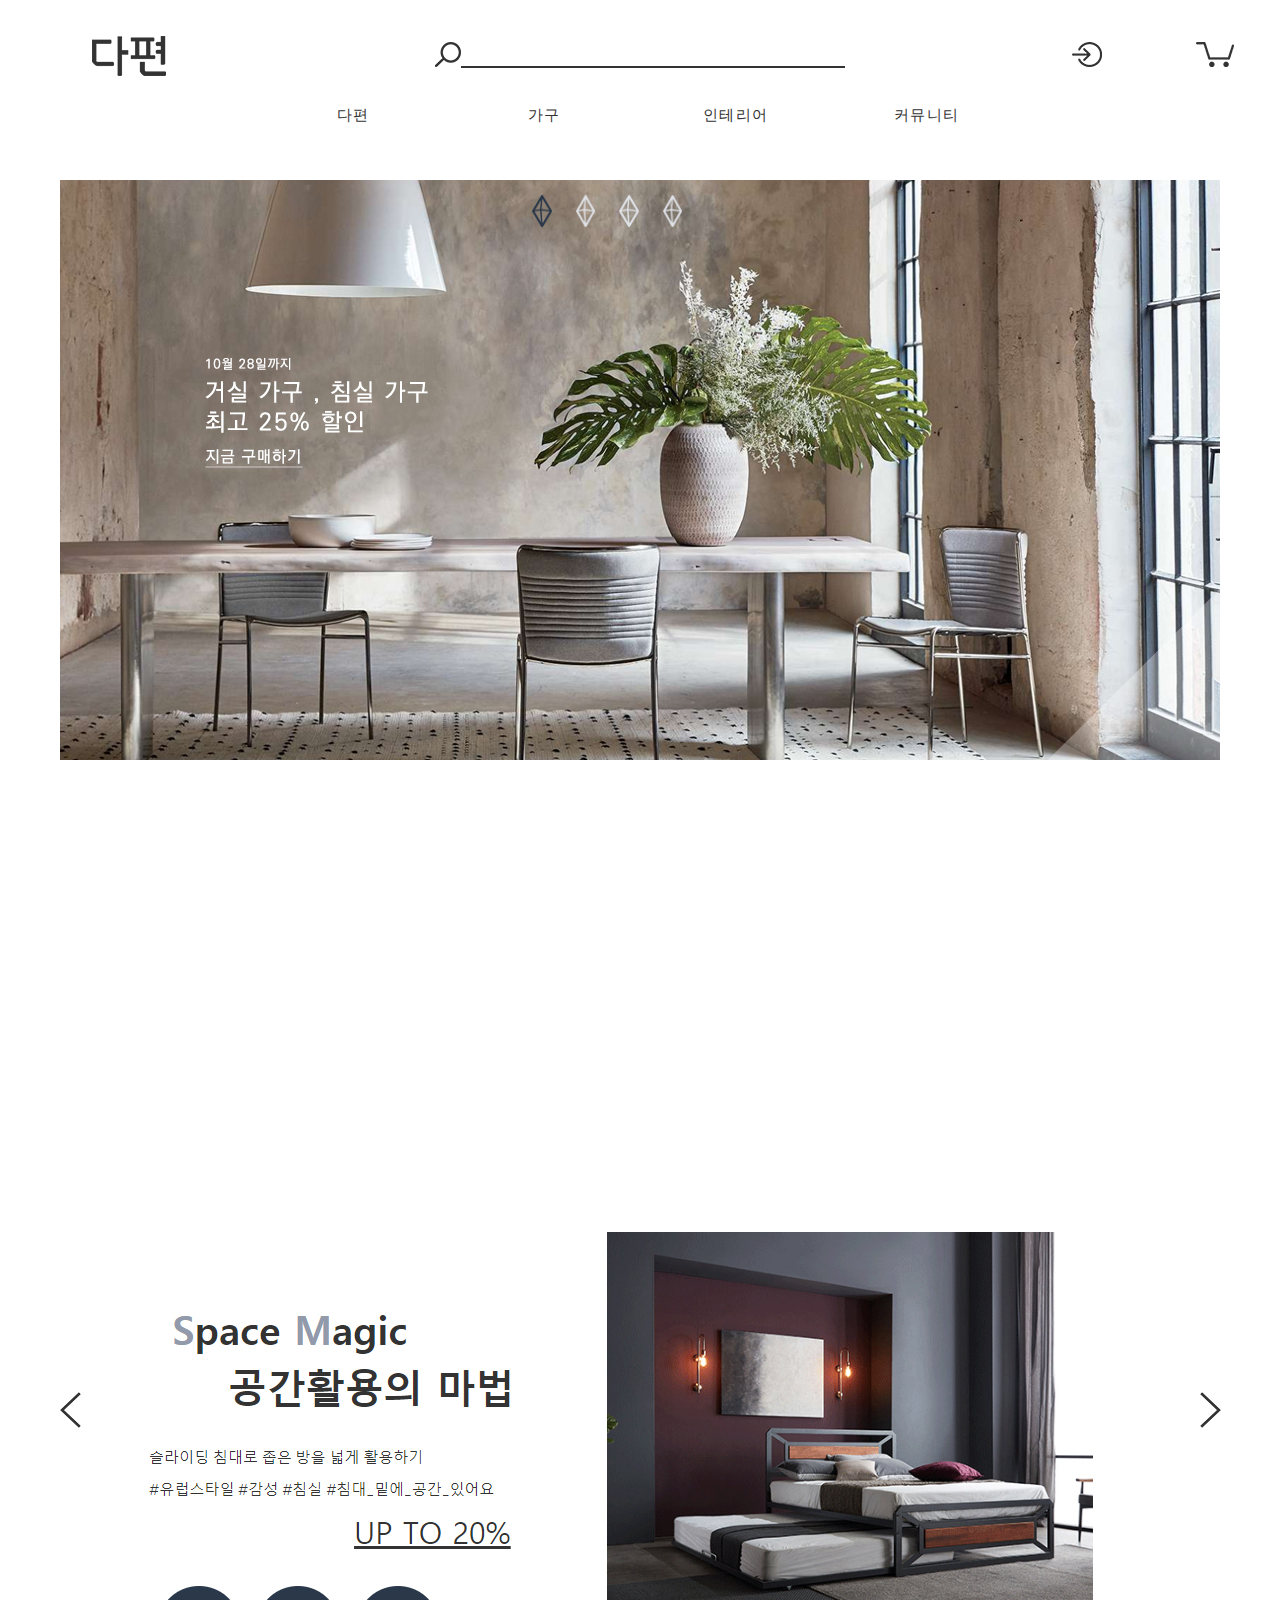
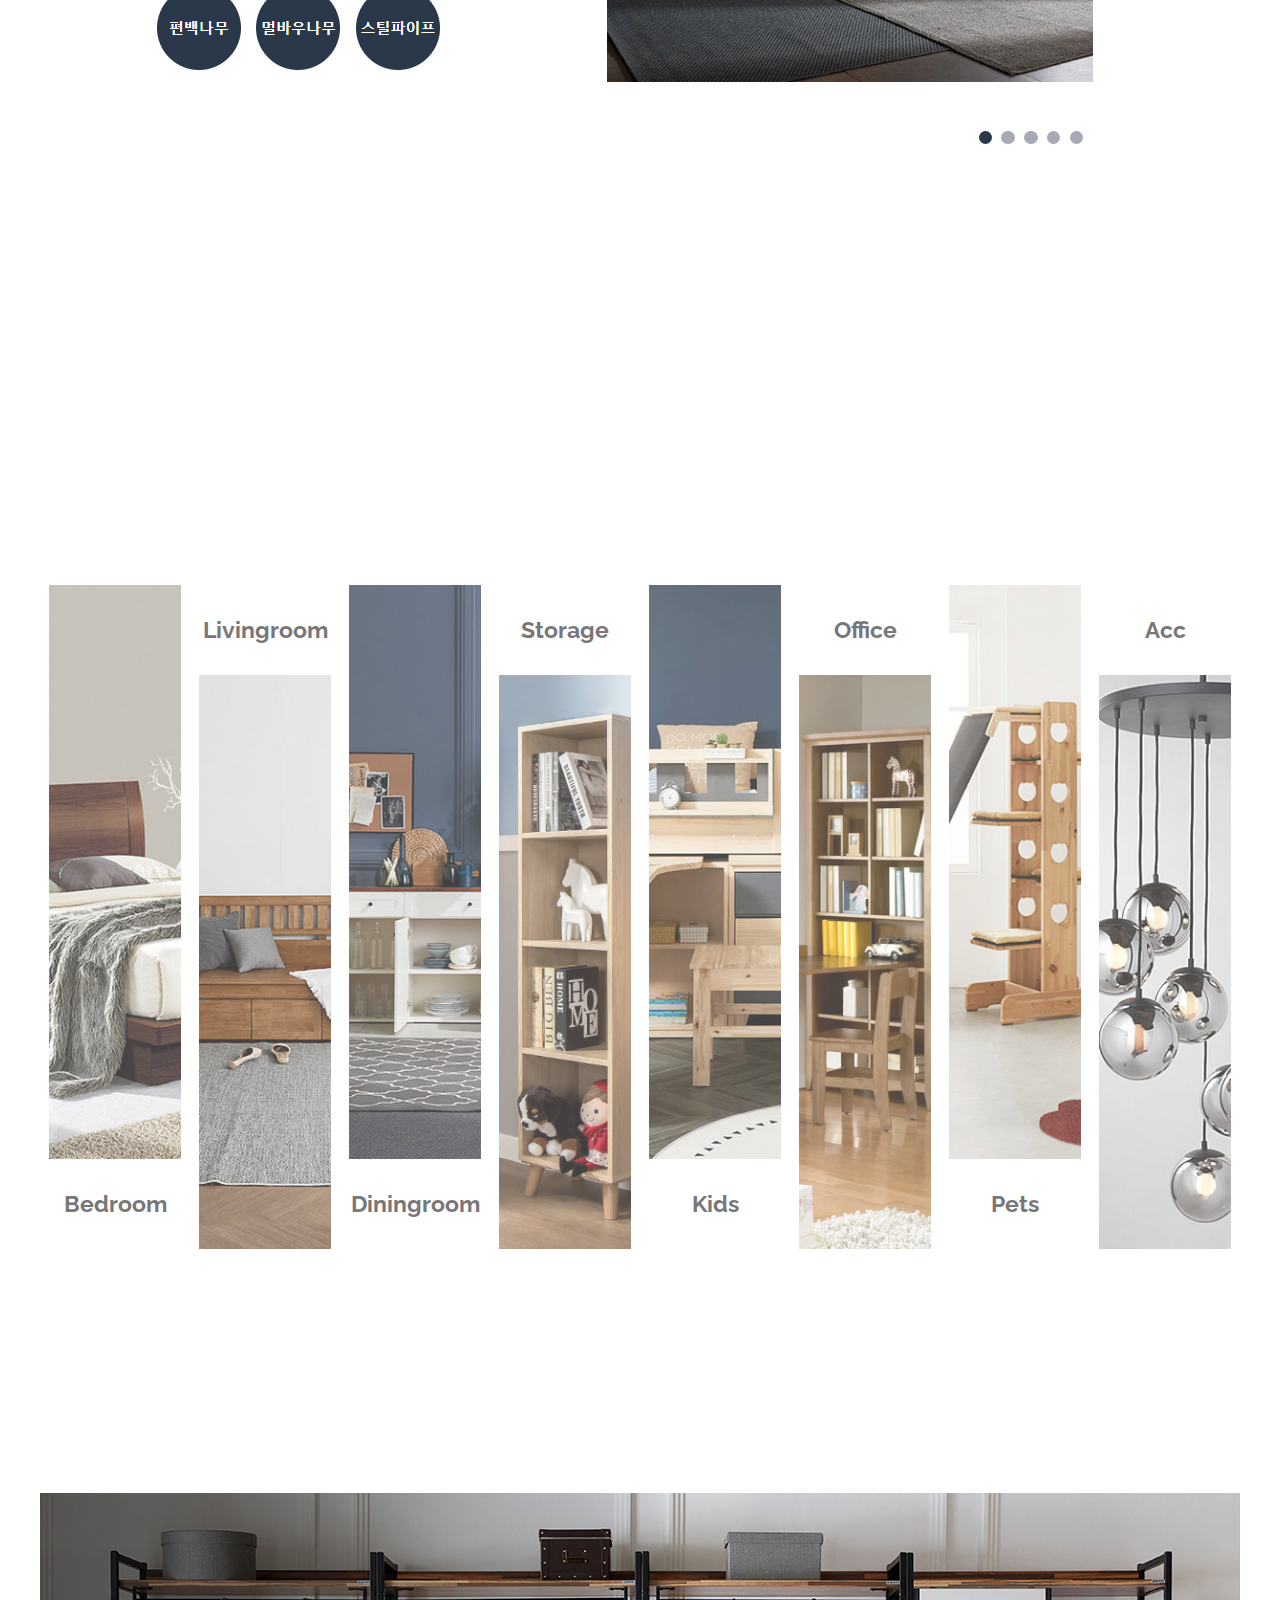
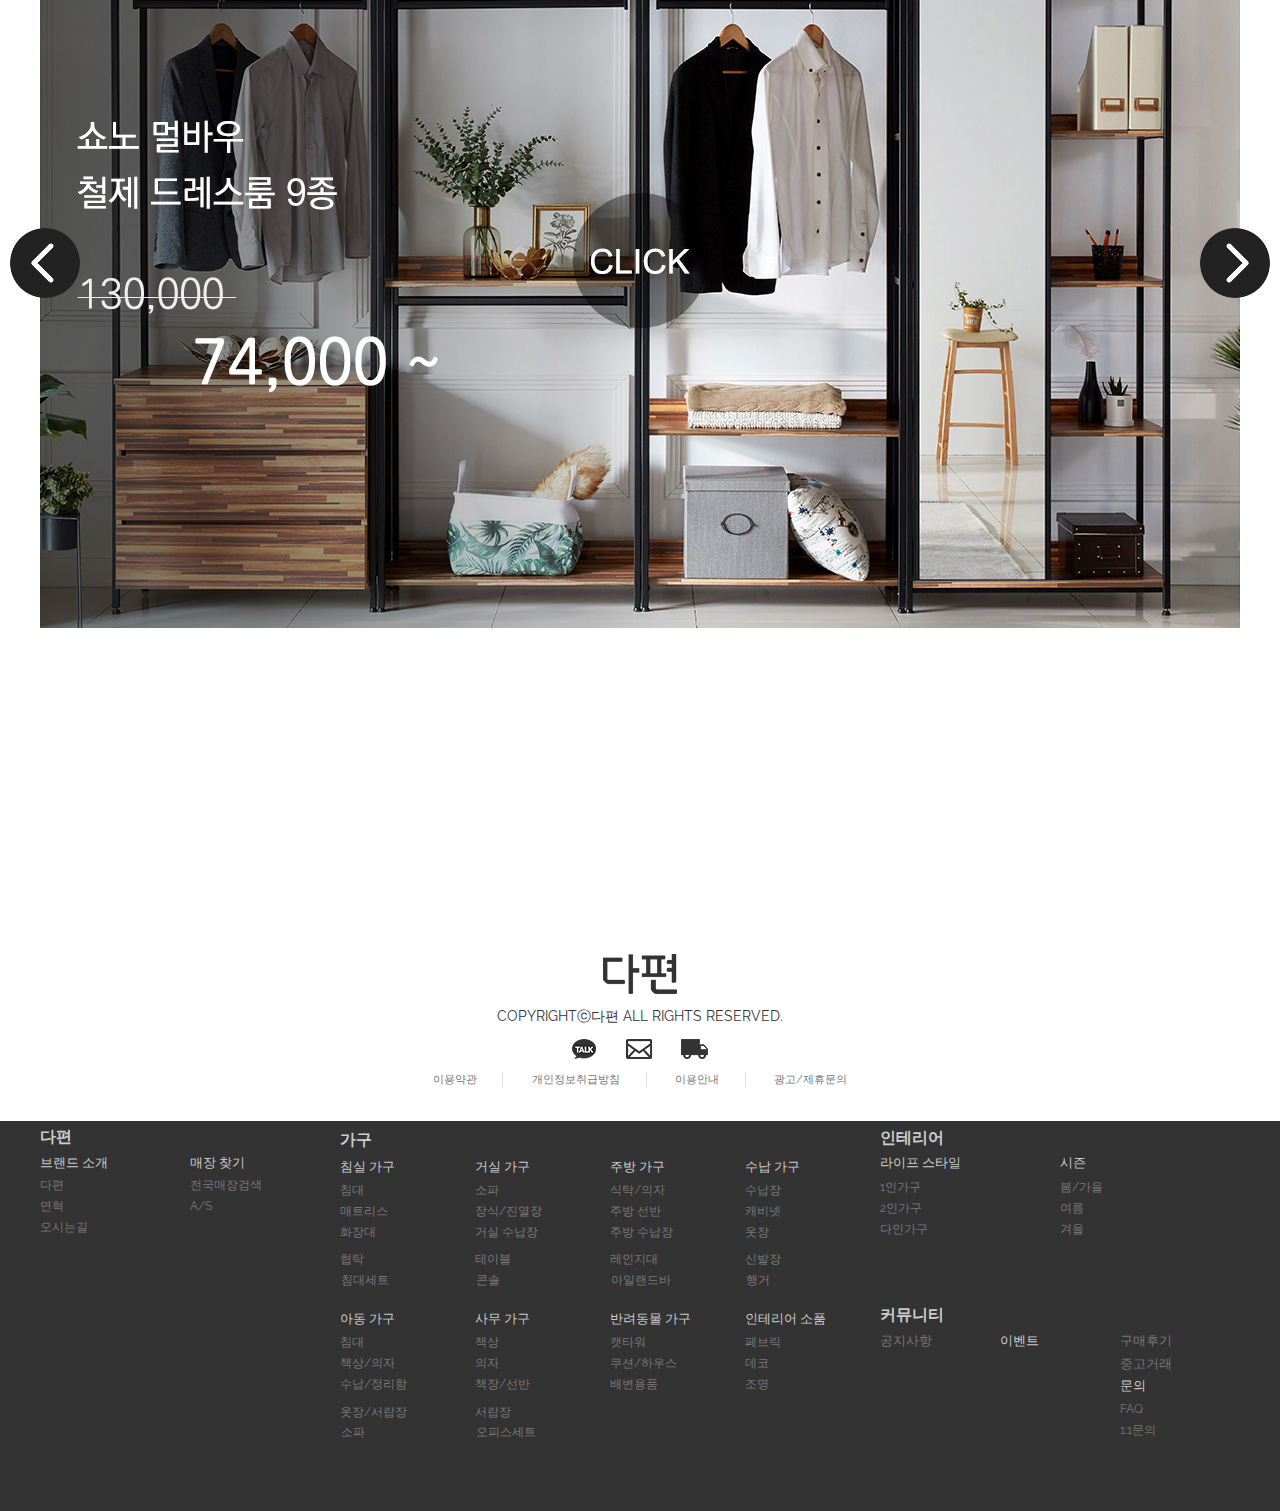
<file: index.html>
<!DOCTYPE html>
<html lang="ko">
<head>
	<!--------------------------meta-------------------------->
		<meta charset="UTF-8">
		<meta name="viewport" content="width=device-width, initial-scale=1.0, minimum-scale=1.0, maximum-scale=1.0, user-scalable=no">
		<meta name="keword" content="다편,가구,인테리어,혼수,이사,1인살림,1인가구,데코">
		<meta name="description" content="내 몸에 딱 맞는 가구, 누가 써도 다 편한 가구">

	<!--------------------------script-------------------------->
		<script type="text/javascript" src="https://code.jquery.com/jquery-3.4.1.min.js"></script>
		
		<script type="text/javascript"> //스크롤 한 화면단위 마우스 휠이동
       window.onload = function () {
            var elm = "section";
          $(elm).each(function (index) {
                // 개별적으로 Wheel 이벤트 적용
                $(this).on("mousewheel DOMMouseScroll", function (e) {
                    e.preventDefault();
                    var delta = 0;
                    if (!event) event = window.event;
                    if (event.wheelDelta) {
                        delta = event.wheelDelta / 120;
                        if (window.opera) delta = -delta;
                    } 
                    else if (event.detail)
                        delta = -event.detail / 3;
                    var moveTop = $(window).scrollTop();
                    var elmSelecter = $(elm).eq(index);
                    // 마우스휠을 위에서 아래로
                    if (delta < 0) {
                        if ($(elmSelecter).next() != undefined) {
                            try{
                                moveTop = $(elmSelecter).next().offset().top;
                            }catch(e){}
                        }
                    // 마우스휠을 아래에서 위로
                    } else {
                        if ($(elmSelecter).prev() != undefined) {
                            try{
                                moveTop = $(elmSelecter).prev().offset().top;
                            }catch(e){}
                        }
                    }
                     
                    // 화면 이동 0.8초(800)
                    $("html,body").stop().animate({
                        scrollTop: moveTop + 'px'
                    }, {
                        duration: 800, complete: function () {
                        }
                    });
                });        
            });
          $(window).resize(function(){
            if($(window).width()<1200){
             $(elm).off("mousewheel DOMMouseScroll");
           	}else{
            	$(elm).on("mousewheel DOMMouseScroll",function(){
            		location.reload();
            	});
           	}
          });
        }
    </script>

    <script type="text/javascript"> //서브메뉴 드롭
    	$(function(){
    		$('.sd_snb').hide();
    		$('#snb li').mouseenter(function(){
    			$(this).find('.sd_snb').stop().slideDown();
    		}).mouseleave(function(){
    			$(this).find('.sd_snb').stop().slideUp();
    		});
    		$('.sd_snb').mouseenter(function(){
    			$(this).stop().slideDown();
    		})
    	})
    </script>

    <script type="text/javascript"> //section1 슬라이드
			$(document).ready(function(){
				$('#sec1-control li').find('img').first().attr('src','images/index-main-c-on.png');
				var num=0;
				var dir='next';
				var btn=$('#sec1-control li');
				var slide=$('#slide li');
				var Ldir=$('#slide .prev');
				var Rdir=$('#slide .next');

				btn.click(function(){
					btn.find('img').attr('src','images/index-main-c-off.png');
					$(this).find('img').attr('src','images/index-main-c-on.png');
					var i=$(this).index();
					move(i);
				});

				function move(i){
					if(num==i){ /*정의(=) num이 i와 같다면(=)..뜻으로 =두번 들어감*/
						return;
					}
					var p=slide.eq(num);
					var n=slide.eq(i);
					if(dir=='next'){
						p.css({left:0}).stop().animate({left:'-100%'},1000);
						n.css({left:'100%'}).stop().animate({left:0},1000);
					}else{
						p.css({left:0}).stop().animate({left:'100%'},1000);
						n.css({left:'-100%'}).stop().animate({left:0},1000);
					}
					num=i;
				}

				timer();
				function timer(){
					var t=setInterval(function(){ 
					var q=num+1;
					if(q==slide.length){
						q=0;
					}
					btn.eq(q).trigger('click');
					},3000);
				}				
				

				
				Rdir.click(function(){
					dir='next';
					var q=num+1;
					if(q==slide.length){
						q=0;
					}
					btn.eq(q).trigger('click');
				});
				Ldir.click(function(){
					dir='prev';
					var q=num-1;
					if(q<0){
						q=slide.length-1;
					}
					btn.eq(q).trigger('click');
				});
				
			});
		</script>

		<script type="text/javascript"> //section2 슬라이드
			$(document).ready(function(){
				$('#sec2-control li').removeClass('on');
				$('#sec2-control li').first().addClass('on');
				var num=0;
				var dir='next';
				var btn=$('#sec2-control li');
				var slide=$('article');
				var Ldir=$('section:nth-of-type(2) .prev');
				var Rdir=$('section:nth-of-type(2) .next');

				btn.click(function(){
					btn.removeClass('on');
					$(this).addClass('on');
					var i=$(this).index();
					move(i);
				});

				function move(i){
					if(num==i){ /*정의(=) num이 i와 같다면(=)..뜻으로 =두번 들어감*/
						return;
					}
					var p=slide.eq(num);
					var n=slide.eq(i);
					if(dir=='next'){
						p.css({left:0}).stop().animate({left:'-100%'},800);
						n.css({left:'100%'}).stop().animate({left:0},800);
					}else{
						p.css({left:0}).stop().animate({left:'100%'},800);
						n.css({left:'-100%'}).stop().animate({left:0},800);
					}
					num=i;
				}

				
				timer();
				function timer(){
					var t=setInterval(function(){ 
					var q=num+1;
					if(q==slide.length){
						q=0;
					}
					btn.eq(q).trigger('click');
					},5000);

					$('article').mouseenter(function(){
						clearInterval(t);
					});
				}	
				$('article').mouseleave(function(){
						timer();
					});			
				
				Rdir.click(function(){
					dir='next';
					var q=num+1;
					if(q==slide.length){
						q=0;
					}
					btn.eq(q).trigger('click');
				});
				Ldir.click(function(){
					dir='prev';
					var q=num-1;
					if(q<0){
						q=slide.length-1;
					}
					btn.eq(q).trigger('click');
				});				
			});			
		</script>

		<script type="text/javascript"> //section4 슬라이드
			$(document).ready(function(){
				$('#sec4-control li').addClass('on');
				var num=0;
				var dir='next';
				var btn=$('#sec4-control li');
				var slide=$('#sec4-slide li');
				var Ldir=$('section').eq(3).find('.prev');
				var Rdir=$('section').eq(3).find('.next');

				btn.click(function(){
					btn.removeClass('on');
					$(this).addClass('on');
					var i=$(this).index();
					move(i);
				});

				function move(i){
					if(num==i){ /*정의(=) num이 i와 같다면(=)..뜻으로 =두번 들어감*/
						return;
					}
					var p=slide.eq(num);
					var n=slide.eq(i);
					if(dir=='next'){
						p.css({left:0}).stop().animate({left:'-100%'},800);
						n.css({left:'100%'}).stop().animate({left:0},800);
					}else{
						p.css({left:0}).stop().animate({left:'100%'},800);
						n.css({left:'-100%'}).stop().animate({left:0},800);
					}
					num=i;
				}

				/*
				timer();
				function timer(){
					var t=setInterval(function(){ 
					var q=num+1;
					if(q==slide.length){
						q=0;
					}
					btn.eq(q).trigger('click');
					},3000);
				}
				*/

				
				Rdir.click(function(){
					dir='next';
					var q=num+1;
					if(q==slide.length){
						q=0;
					}
					btn.eq(q).trigger('click');
				});
				Ldir.click(function(){
					dir='prev';
					var q=num-1;
					if(q<0){
						q=slide.length-1;
					}
					btn.eq(q).trigger('click');
				});
				
			});
		</script>	
		

	<!--------------------------link-------------------------->
		<link rel="icon" type="image/x-icon" href="images/logo.png">
		<link rel="stylesheet" type="text/css" href="css/index.css">

	<!--------------------------font-------------------------->
		<style>
			@font-face {
				font-family:코펍돋움;
				src:url(font/KoPubWorldDotumMedium.eot);
			}
			@font-face {
				font-family:나눔스퀘어;
				src:url(font/NanumSquareR.eot);
			}
		</style>
		<link href="https://fonts.googleapis.com/css?family=Raleway&display=swap" rel="stylesheet">

	<!--------------------------style-------------------------->
		<style type="text/css">
			* {margin:0; padding:0; box-sizing:border-box;}
			html,body {
				font-size:15px; color:#333;
				font-family:코펍돋움, 'Raleway', sans-serif; 
				width:100%; height:100%;
			}
			img {vertical-align:top;}
			a {text-decoration:none; color:#333;}
			li {list-style:none;}
			#sec2-control li.on {background-color:#2a384a;}
		</style>

	<title>다편-내 몸에 딱 맞는 가구</title>
</head>
<body>
	<div id="wrapper">
		<header>
			<div>
				<h1><a href="index.html" title="홈화면"><img src="images/logo.png" alt="다편 로고"></a></h1>
				<form><button><img src="images/search.png" alt="검색"></button><input type="text"></form>
				<ul id="lnb">
					<li><a href="#" title="로그인"><img src="images/login.png" alt="로그인"></a></li>
					<li><a href="#" title="장바구니"><img src="images/cart.png" alt="장바구니"></a></li>
				</ul>
			</div>
			<div>
				<ul id="snb">
					<li><a href="#">다편</a>
						<ul class="sd_snb">
							<li><a href="#">브랜드 소개</a></li>
							<li><a href="#">매장 찾기</a></li>
						</ul>
					</li>
					<li><a href="sub02.html">가구</a>
						<ul class="sd_snb">
							<li><a href="#">침실 가구</a></li>
							<li><a href="#">거실 가구</a></li>
							<li><a href="#">주방 가구</a></li>
							<li><a href="#">수납 가구</a></li>
							<li><a href="#">아동 가구</a></li>
							<li><a href="#">사무 가구</a></li>
							<li><a href="#">반려동물 가구</a></li>
							<li><a href="#">인테리어 소품</a></li>
						</ul>
					</li>
					<li><a href="#">인테리어</a>
						<ul class="sd_snb">
							<li><a href="#">라이프 스타일</a></li>
							<li><a href="#">시즌</a></li>
						</ul>
					</li>
					<li><a href="#">커뮤니티</a>
						<ul class="sd_snb">
							<li><a href="#">공지사항</a></li>
							<li><a href="#">이벤트</a></li>
							<li><a href="#">구매 후기</a></li>
							<li><a href="#">중고 거래</a></li>
							<li><a href="#">문의</a></li>
						</ul>
					</li>
				</ul>				
			</div>			
		</header>
		<section><!--------- section 1 ---------->
			<div class="row">
				<span class="prev">&nbsp;</span>
				<ul id="slide">
					<li><a href="#" title=""><img src="images/main01.jpg" alt="28일까지 할인"></a></li>
					<li><a href="#" title=""><img src="images/main02.jpg" alt="크리스마스 할인"></a></li>
					<li><a href="#" title=""><img src="images/main03.jpg" alt="라탄가구 할인"></a></li>
					<li><a href="#" title=""><img src="images/main04.jpg" alt="데코상품 할인"></a></li>
				</ul>
				<ul id="sec1-control">
					<li><img src="images/index-main-c-off.png" alt="컨트롤 버튼"></li>
					<li><img src="images/index-main-c-off.png" alt="컨트롤 버튼"></li>
					<li><img src="images/index-main-c-off.png" alt="컨트롤 버튼"></li>
					<li><img src="images/index-main-c-off.png" alt="컨트롤 버튼"></li>
				</ul>
				<span class="next">&nbsp;</span>
			</div>			
		</section>
		<section><!--------- section 2 ---------->
			<div class="row">
				<span class="prev"><img src="images/left.png" alt="이전"></span>
				<div id="slide2">
					<article>					
						<a href="#"><img src="images/index-sec2-01.jpg" alt=""></a>															
					</article>
					<article>
						<a href="#"><img src="images/index-sec2-02.jpg" alt=""></a>
					</article>
					<article>
						<a href="#"><img src="images/index-sec2-03.jpg" alt=""></a>
					</article>
					<article>
						<a href="#"><img src="images/index-sec2-04.jpg" alt=""></a>
					</article>
					<article>
						<a href="#"><img src="images/index-sec2-05.jpg" alt=""></a>
					</article>
				</div>
				<span class="next"><img src="images/right.png" alt="다음"></span>
			</div>
			<div class="row">
				<ul id="sec2-control">
					<li>&nbsp;</li>
					<li>&nbsp;</li>
					<li>&nbsp;</li>
					<li>&nbsp;</li>
					<li>&nbsp;</li>
				</ul>
			</div>						
		</section>
		<section><!--------- section 3 ---------->
			<div class="row">
				<ul>
					<li class="row-1-8">
						<dl>
							<a href="#" title="침실 가구">
								<dt><img src="images/sec3-ver01.jpg" alt="침실 가구"></dt>
								<dd>Bedroom</dd>
							</a>
						</dl>					
					</li>
					<li class="row-1-8">
						<dl>
							<a href="#" title="거실 가구">
								<dt>Livingroom</dt>
								<dd><img src="images/sec3-ver02.jpg" alt="거실 가구"></dd>
							</a>
						</dl>					
					</li>
					<li class="row-1-8">
						<dl>
							<a href="#" title="주방 가구">
								<dt><img src="images/sec3-ver03.jpg" alt="주방 가구"></dt>
								<dd>Diningroom</dd>
							</a>
						</dl>					
					</li>
					<li class="row-1-8">
						<dl>
							<a href="#" title="수납 가구">
								<dt>Storage</dt>
								<dd><img src="images/sec3-ver04.jpg" alt="수납 가구"></dd>
							</a>
						</dl>					
					</li>
					<li class="row-1-8">
						<dl>
							<a href="#" title="아동 가구">
								<dt><img src="images/sec3-ver05.jpg" alt="아동 가구"></dt>
								<dd>Kids</dd>
							</a>
						</dl>					
					</li>
					<li class="row-1-8">
						<dl>
							<a href="#" title="사무 가구">
								<dt>Office</dt>
								<dd><img src="images/sec3-ver06.jpg" alt="사무 가구"></dd>
							</a>
						</dl>					
					</li>
					<li class="row-1-8">
						<dl>
							<a href="#" title="반려동물 가구">
								<dt><img src="images/sec3-ver07.jpg" alt="반려동물 가구"></dt>
								<dd>Pets</dd>
							</a>
						</dl>					
					</li>
					<li class="row-1-8">
						<dl>
							<a href="#" title="인테리어 소품">
								<dt>Acc</dt>
								<dd><img src="images/sec3-ver08.jpg" alt="인테리어 소품"></dd>
							</a>
						</dl>					
					</li>			
				</ul>
			</div>
		</section>
		<section><!--------- section 4 ---------->			
			<span class="prev"><img src="images/prev.png" alt="이전"></span>
			<div class="row">				
				<ul id="sec4-slide">
					<li><a href="#" title="철제 드레스룸 9종"><img src="images/sec4-slide01.jpg" alt="철제 드레스룸 9종"></a></li>
					<li><a href="#" title="예비크 선반장"><img src="images/sec4-slide02.jpg" alt="예비크 선반장"></a></li>
					<li><a href="#" title="프레니 수납 침대"><img src="images/sec4-slide03.jpg" alt="프레니 수납 침대"></a></li>
				</ul>
				<ul id="sec4-control">
					<li>&nbsp;</li>
					<li>&nbsp;</li>
					<li>&nbsp;</li>
				</ul>				
			</div>	
			<span class="next"><img src="images/next.png" alt="다음"></span>		
		</section>
		<section>
			<footer>
				<h2><a href="index.html" title="홈화면"><img src="images/logo.png" alt="다편 푸터 로고"></a></h2>
				<p>COPYRIGHTⓒ다편 ALL RIGHTS RESERVED.</p>
				<ul>
					<li><img src="images/kakao.png" alt="카카오톡 문의" title="카카오톡 문의"></li>
					<li><img src="images/mail.png" alt="이메일 문의" title="이메일 문의"></li>
					<li><img src="images/delivery.png" alt="배송 문의" title="배송 문의"></li>
				</ul>
				<ul>
					<li><a href="#">이용약관</a></li>
					<li><a href="#">개인정보취급방침</a></li>
					<li><a href="#">이용안내</a></li>
					<li><a href="#">광고/제휴문의</a></li>
				</ul>
				<div class="row">
					<ul>
						<li>
							<dl>
								<dt>다편</dt>
								<dd><b>브랜드 소개</b>
									<ul class="fnb">
										<li><a href="#">다편</a></li>
										<li><a href="#">연혁</a></li>
										<li><a href="#">오시는길</a></li>
									</ul>
								</dd>
								<dd><b>매장 찾기</b>
									<ul class="fnb">
										<li><a href="#">전국매장검색</a></li>
										<li><a href="#">A/S</a></li>
									</ul>
								</dd>
							</dl>
						</li>
						<li>
							<dl>
								<dt>가구</dt>
								<dd><b>침실 가구</b>
									<ul class="fnb">
										<li><a href="#">침대</a></li>
										<li><a href="#">매트리스</a></li>
										<li><a href="#">화장대</a></li>
										<li><a href="#">협탁</a></li>
										<li><a href="#">침대세트</a></li>
									</ul>
								</dd>
								<dd><b>거실 가구</b>
									<ul class="fnb">
										<li><a href="#">소파</a></li>
										<li><a href="#">장식/진열장</a></li>
										<li><a href="#">거실 수납장</a></li>
										<li><a href="#">테이블</a></li>
										<li><a href="#">콘솔</a></li>
									</ul>
								</dd>
								<dd><b>주방 가구</b>
									<ul class="fnb">
										<li><a href="#">식탁/의자</a></li>
										<li><a href="#">주방 선반</a></li>
										<li><a href="#">주방 수납장</a></li>
										<li><a href="#">레인지대</a></li>
										<li><a href="#">아일랜드바</a></li>
									</ul>
								</dd>
								<dd><b>수납 가구</b>
									<ul class="fnb">
										<li><a href="#">수납장</a></li>
										<li><a href="#">캐비넷</a></li>
										<li><a href="#">옷장</a></li>
										<li><a href="#">신발장</a></li>
										<li><a href="#">행거</a></li>
									</ul>
								</dd>								
								<dd><b>아동 가구</b>
									<ul class="fnb">
										<li><a href="#">침대</a></li>
										<li><a href="#">책상/의자</a></li>
										<li><a href="#">수납/정리함</a></li>
										<li><a href="#">옷장/서랍장</a></li>
										<li><a href="#">소파</a></li>
									</ul>
								</dd>
								<dd><b>사무 가구</b>
									<ul class="fnb">
										<li><a href="#">책상</a></li>
										<li><a href="#">의자</a></li>
										<li><a href="#">책장/선반</a></li>
										<li><a href="#">서랍장</a></li>
										<li><a href="#">오피스세트</a></li>
									</ul>
								</dd>
								<dd><b>반려동물 가구</b>
									<ul class="fnb">
										<li><a href="#">캣타워</a></li>
										<li><a href="#">쿠션/하우스</a></li>
										<li><a href="#">배변용품</a></li>
									</ul>
								</dd>
								<dd><b>인테리어 소품</b>
									<ul class="fnb">
										<li><a href="#">페브릭</a></li>
										<li><a href="#">데코</a></li>
										<li><a href="#">조명</a></li>
									</ul>
								</dd>
							</dl>						
						</li>
						<li>
							<dl>
								<dt>인테리어</dt>
								<dd><b>라이프 스타일</b>
									<ul class="fnb">
										<li><a href="#">1인가구</a></li>
										<li><a href="#">2인가구</a></li>
										<li><a href="#">다인가구</a></li>
									</ul>
								</dd>
								<dd><b>시즌</b>
									<ul class="fnb">
										<li><a href="#">봄/가을</a></li>
										<li><a href="#">여름</a></li>
										<li><a href="#">겨울</a></li>
									</ul>
								</dd>
							</dl>
						</li>
						<li>
							<dl>
								<dt>커뮤니티</dt>
								<dd><b><a href="#">공지사항</a></b></dd>
								<dd><b>이벤트</b>
									<ul class="fnb">
										<li><a href="#"></a></li>
										<li><a href="#"></a></li>
										<li><a href="#"></a></li>
									</ul>
								</dd>
								<dd><b><a href="#">구매후기</a></b></dd>
								<dd><b><a href="#">중고거래</a></b></dd>
								<dd><b>문의</b>
									<ul class="fnb">
										<li><a href="#">FAQ</a></li>
										<li><a href="#">1:1문의</a></li>
									</ul>
								</dd>
							</dl>
						</li>
					</ul>				
				</div>			
			</footer>
		</section>
				
	</div>	
</body>
</html>
</file>
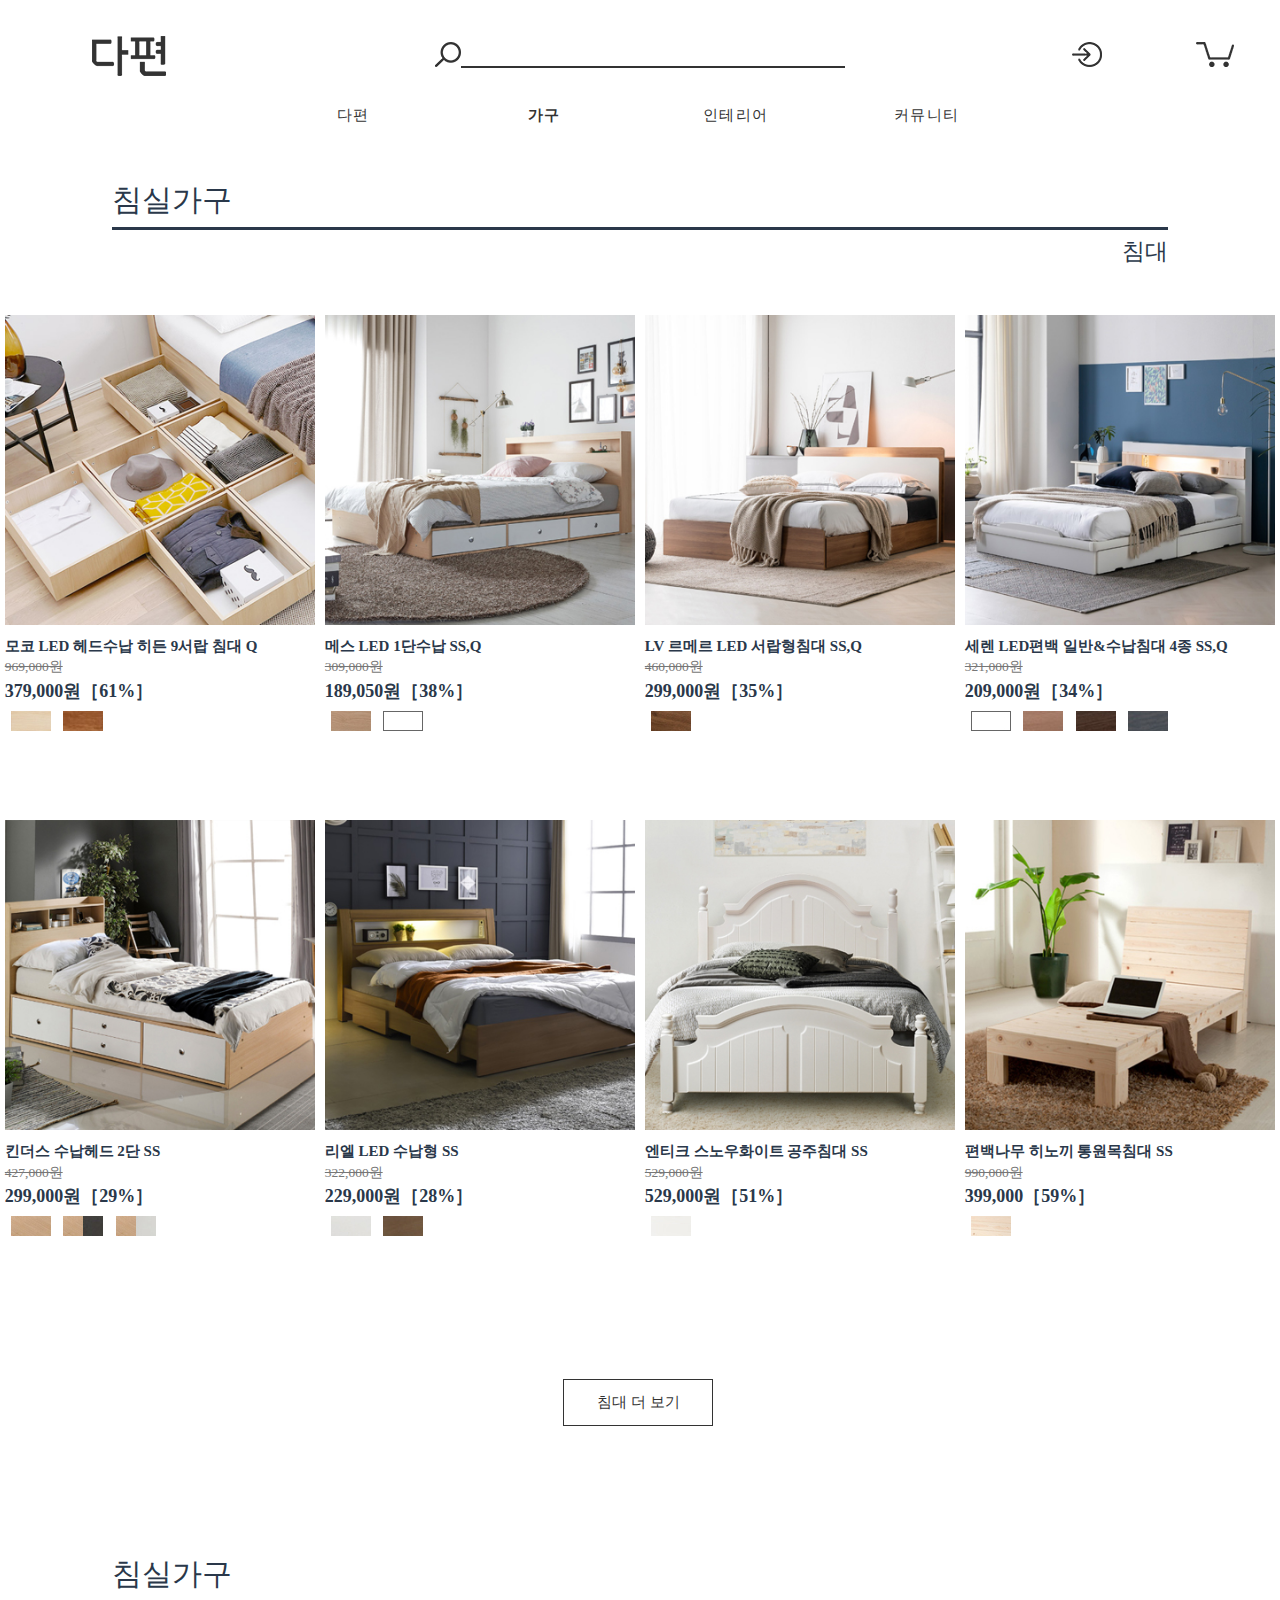
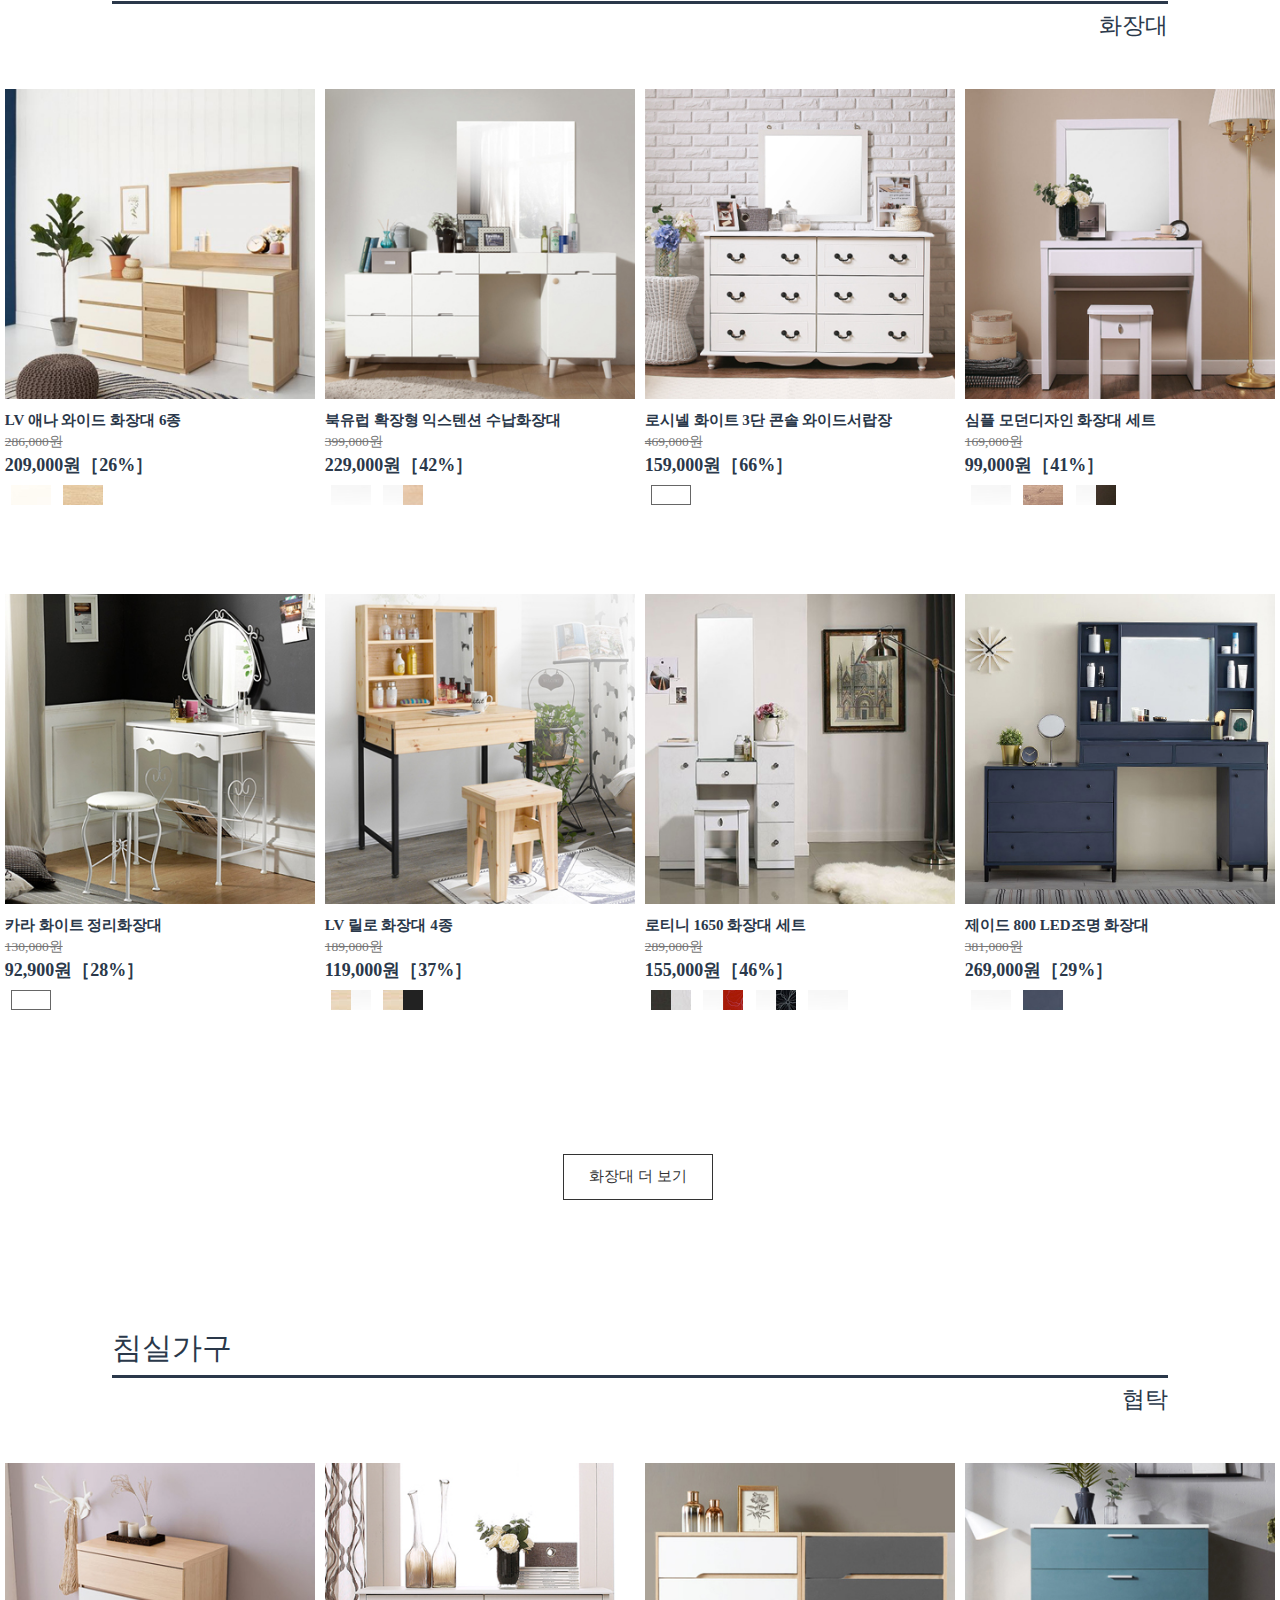
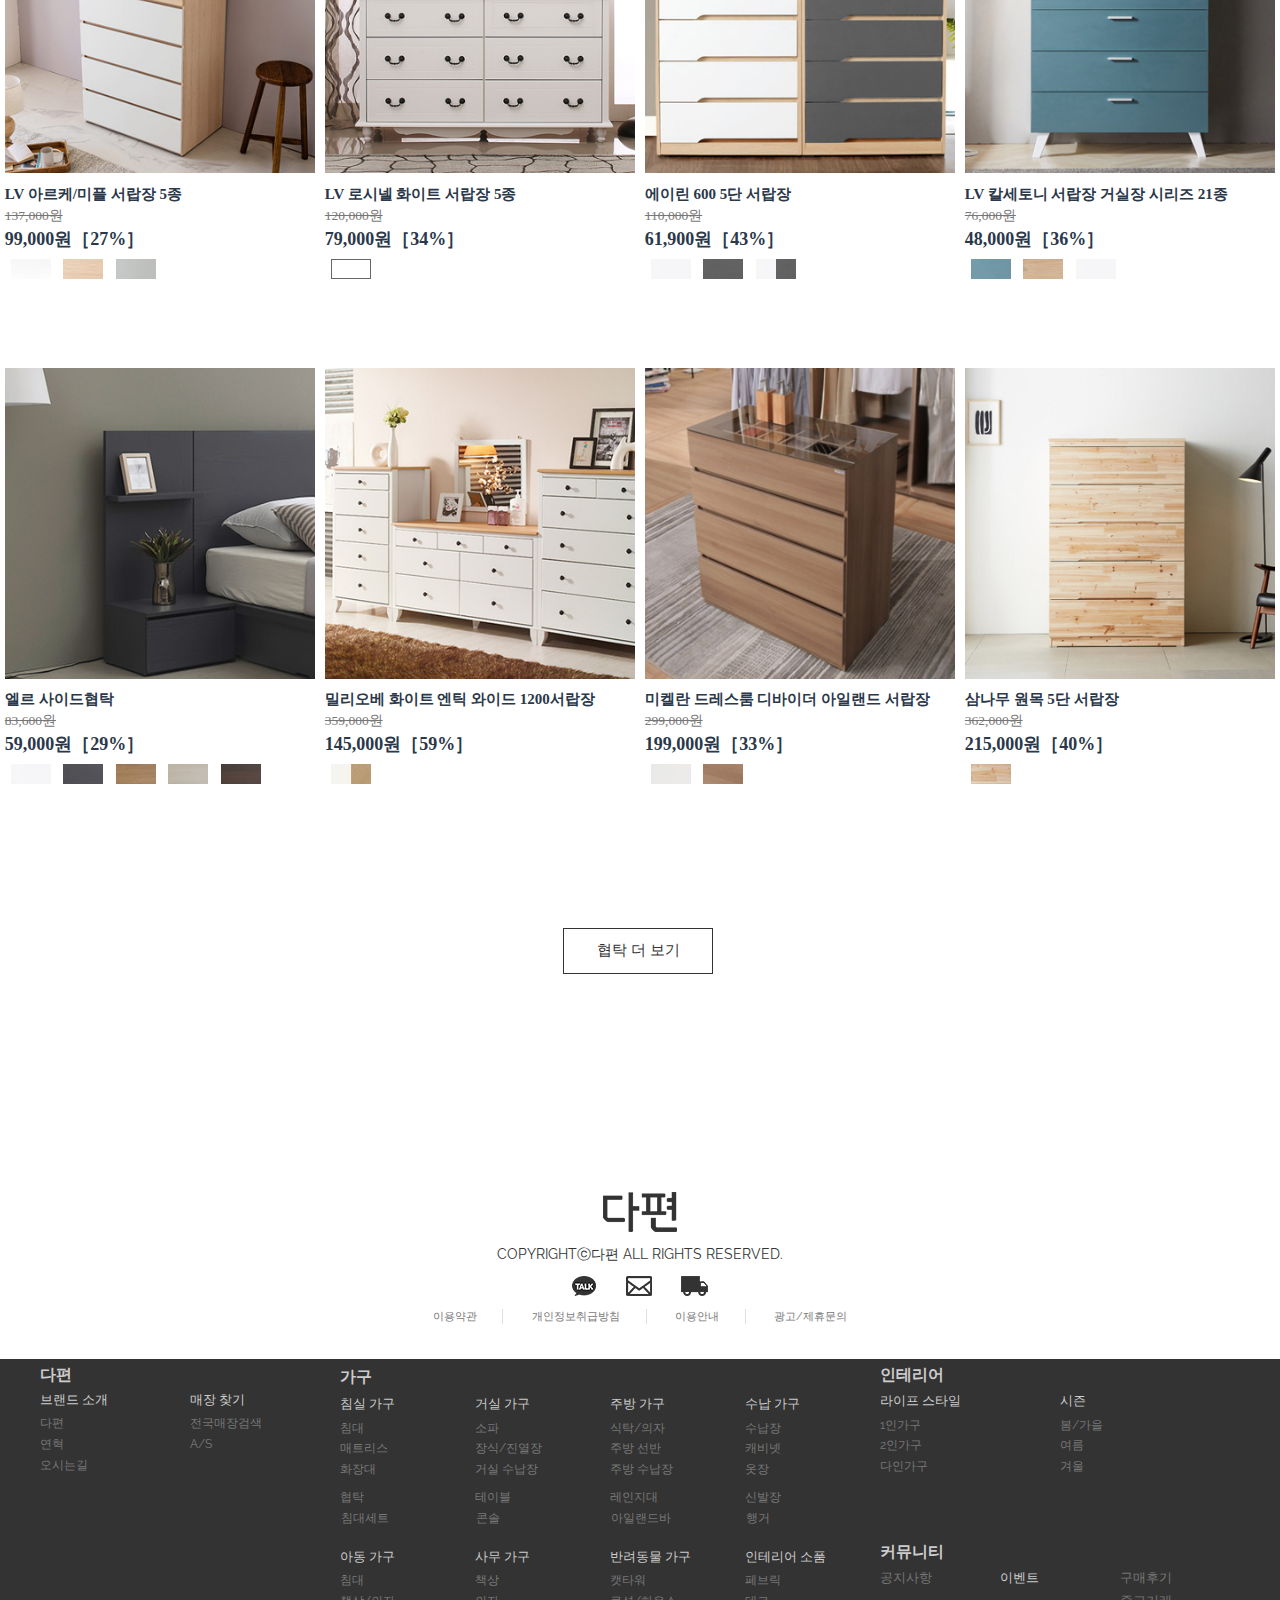
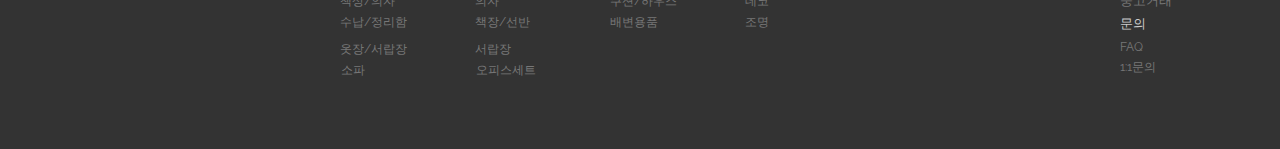
<file: sub02.html>
<!DOCTYPE html>
<html lang="ko">
<head>
	<!--------------------------meta-------------------------->
		<meta charset="UTF-8">
		<meta name="viewport" content="width=device-width, initial-scale=1.0, minimum-scale=1.0, maximum-scale=1.0, user-scalable=no">
		<meta name="keword" content="다편,가구,인테리어,혼수,이사,1인살림,1인가구,데코">
		<meta name="description" content="내 몸에 딱 맞는 가구, 누가 써도 다 편한 가구">

	<!--------------------------script-------------------------->
		<script type="text/javascript" src="https://code.jquery.com/jquery-3.4.1.min.js"></script>

		<script type="text/javascript"> //서브메뉴 드롭
    	$(function(){
    		$('.sd_snb').hide();
    		$('#snb li').mouseenter(function(){
    			$(this).find('.sd_snb').stop().slideDown();
    		}).mouseleave(function(){
    			$(this).find('.sd_snb').stop().slideUp();
    		});
    		$('.sd_snb').mouseenter(function(){
    			$(this).stop().slideDown();
    		})
    	})
    </script>

    <script type="text/javascript">
    	$(function(){
    		$('.row2 dl dt').mouseenter(function(){
    			$(this).find('span').stop().fadeIn();
    			$(this).find('.fav,.addcart').stop().fadeIn();    			
    		}).mouseleave(function(){
    			$(this).find('span').stop().fadeOut();
    			$(this).find('.fav,.addcart').stop().fadeOut();
    		});
    	})
    </script>

	<!--------------------------link-------------------------->
		<link rel="icon" type="image/x-icon" href="images/logo.png">
		<link rel="stylesheet" type="text/css" href="css/sub02.css">

	<!--------------------------font-------------------------->
		<style>
			@font-face {
				font-family:코펍돋움;
				src:url(font/KoPubWorldDotumMedium.eot);
			}
			@font-face {
				font-family:나눔스퀘어;
				src:url(font/NanumSquareR.eot);
			}
		</style>
		<link href="https://fonts.googleapis.com/css?family=Raleway&display=swap" rel="stylesheet">

	<!--------------------------style-------------------------->
		<style type="text/css">
			* {margin:0; padding:0; box-sizing:border-box;}
			html,body {
				font-size:15px; color:#333;
				font-family:코펍돋움, 'Raleway', sans-serif; 
				width:100%; height:100%;
			}			
			img {vertical-align:top;}
			a {text-decoration:none; color:#333;}
			li {list-style:none;}
		</style>

	<title>다편-내 몸에 딱 맞는 가구</title>
</head>
<body>
	<div id="wrapper">
		<header>
			<div>
				<h1><a href="index.html" title="홈화면"><img src="images/logo.png" alt="다편 로고"></a></h1>
				<form><button><img src="images/search.png" alt="검색"></button><input type="text"></form>
				<ul id="lnb">
					<li><a href="#" title="로그인"><img src="images/login.png" alt="로그인"></a></li>
					<li><a href="#" title="장바구니"><img src="images/cart.png" alt="장바구니"></a></li>
				</ul>
			</div>
			<div>
				<ul id="snb">
					<li><a href="#">다편</a>
						<ul class="sd_snb">
							<li><a href="#">브랜드 소개</a></li>
							<li><a href="#">매장 찾기</a></li>
						</ul>
					</li>
					<li><a href="sub02.html"><strong>가구</strong></a>
						<ul class="sd_snb">
							<li><a href="#">침실 가구</a></li>
							<li><a href="#">거실 가구</a></li>
							<li><a href="#">주방 가구</a></li>
							<li><a href="#">수납 가구</a></li>
							<li><a href="#">아동 가구</a></li>
							<li><a href="#">사무 가구</a></li>
							<li><a href="#">반려동물 가구</a></li>
							<li><a href="#">인테리어 소품</a></li>
						</ul>
					</li>
					<li><a href="#">인테리어</a>
						<ul class="sd_snb">
							<li><a href="#">라이프 스타일</a></li>
							<li><a href="#">시즌</a></li>
						</ul>
					</li>
					<li><a href="#">커뮤니티</a>
						<ul class="sd_snb">
							<li><a href="#">공지사항</a></li>
							<li><a href="#">이벤트</a></li>
							<li><a href="#">구매 후기</a></li>
							<li><a href="#">중고 거래</a></li>
							<li><a href="#">문의</a></li>
						</ul>
					</li>
				</ul>				
			</div>			
		</header>
		<section><!--------- section 1 ---------->
			<div class="row">
				<h2>침실가구</h2>
				<hr />
				<p>침대</p>
			</div>
			<div class="row2">
				<dl>
					<dt>
						<a href="#" title="모코 LED 헤드수납 히든 9서랍 침대 Q"><img src="images/sec1-01.jpg" alt="모코 LED 헤드수납 히든 9서랍 침대 Q"></a>
						<a href="#" class="fav"><img src="images/bookmark.png" alt="즐겨찾기"></a>
						<a href="#" class="addcart"><img src="images/addcart.png" alt="장바구니"></a>
						<span>&nbsp;</span>
					</dt>
					<dd><a href="#">모코 LED 헤드수납 히든 9서랍 침대 Q</a></dd>
					<dd><del>969,000원</del></dd>
					<dd>379,000원［61%］</dd>
					<dd><span title="베이지"><img src="images/sec1-01-01.jpg" alt="베이지"></span><span title="우드"><img src="images/sec1-01-02.jpg" alt="우드"></span></dd>
				</dl>
				<dl>
					<dt>
						<a href="#" title="메스 LED 1단수납 SS,Q"><img src="images/sec1-02.jpg" alt="메스 LED 1단수납 SS,Q"></a>
						<a href="#" class="fav"><img src="images/bookmark.png" alt="즐겨찾기"></a>
						<a href="#" class="addcart"><img src="images/addcart.png" alt="장바구니"></a>
						<span>&nbsp;</span>
					</dt>
					<dd><a href="#">메스 LED 1단수납 SS,Q</a></dd>
					<dd><del>309,000원</del></dd>
					<dd>189,050원［38%］</dd>
					<dd><span title="메이플"><img src="images/sec1-02-01.jpg" alt="메이플"></span><span title="화이트"><img src="images/sec1-02-02.jpg" alt="화이트"></span></dd>
				</dl>
				<dl>
					<dt>
						<a href="#" title="LV 르메르 LED 서랍형침대 SS,Q"><img src="images/sec1-03.jpg" alt="LV 르메르 LED 서랍형침대 SS,Q"></a>
						<a href="#" class="fav"><img src="images/bookmark.png" alt="즐겨찾기"></a>
						<a href="#" class="addcart"><img src="images/addcart.png" alt="장바구니"></a>
						<span>&nbsp;</span>
					</dt>
					<dd><a href="#">LV 르메르 LED 서랍형침대 SS,Q</a></dd>
					<dd><del>460,000원</del></dd>
					<dd>299,000원［35%］</dd>
					<dd><span title="오크"><img src="images/sec1-03-01.jpg" alt="오크"></span></dd>
				</dl>
				<dl>
					<dt>
						<a href="#" title="세렌 LED편백 일반&수납침대 4종 SS,Q"><img src="images/sec1-04.jpg" alt="세렌 LED편백 일반&수납침대 4종 SS,Q"></a>
						<a href="#" class="fav"><img src="images/bookmark.png" alt="즐겨찾기"></a>
						<a href="#" class="addcart"><img src="images/addcart.png" alt="장바구니"></a>
						<span>&nbsp;</span>
					</dt>
					<dd><a href="#">세렌 LED편백 일반&수납침대 4종 SS,Q</a></dd>
					<dd><del>321,000원</del></dd>
					<dd>209,000원［34%］</dd>
					<dd><span title="화이트"><img src="images/sec1-02-02.jpg" alt="화이트"></span><span title="오크"><img src="images/sec1-04-02.jpg" alt="오크"></span><span title="월넛"><img src="images/sec1-04-03.jpg" alt="월넛"></span><span title="그레이"><img src="images/sec1-04-04.jpg" alt="그레이"></span></dd>
				</dl>
				<dl  class="hide375">
					<dt>
						<a href="#" title="킨더스 수납헤드 2단 SS"><img src="images/sec1-05.jpg" alt="킨더스 수납헤드 2단 SS"></a>
						<a href="#" class="fav"><img src="images/bookmark.png" alt="즐겨찾기"></a>
						<a href="#" class="addcart"><img src="images/addcart.png" alt="장바구니"></a>
						<span>&nbsp;</span>
					</dt>
					<dd><a href="#">킨더스 수납헤드 2단 SS</a></dd>
					<dd><del>427,000원</del></dd>
					<dd>299,000원［29%］</dd>
					<dd><span title="메이플"><img src="images/sec1-05-01.jpg" alt="메이플"></span><span title="메이플그레이 콤비"><img src="images/sec1-05-02.jpg" alt="메이플그레이 콤비"></span><span title="메이플화이트 콤비"><img src="images/sec1-05-03.jpg" alt="메이플화이트 콤비"></span></dd>
				</dl>
				<dl class="hide375">
					<dt>
						<a href="#" title="리엘 LED 수납형 SS"><img src="images/sec1-06.jpg" alt="리엘 LED 수납형 SS"></a>
						<a href="#" class="fav"><img src="images/bookmark.png" alt="즐겨찾기"></a>
						<a href="#" class="addcart"><img src="images/addcart.png" alt="장바구니"></a>
						<span>&nbsp;</span>
					</dt>
					<dd><a href="#">리엘 LED 수납형 SS</a></dd>
					<dd><del>322,000원</del></dd>
					<dd>229,000원［28%］</dd>
					<dd><span title="화이트"><img src="images/sec1-06-01.jpg" alt="화이트"></span><span title="아카시아"><img src="images/sec1-06-02.jpg" alt="아카시아"></span></dd>
				</dl>
				<dl class="hide1100 hide375">
					<dt>
						<a href="#" title="엔티크 스노우화이트 공주침대 SS"><img src="images/sec1-07.jpg" alt="엔티크 스노우화이트 공주침대 SS"></a>
						<a href="#" class="fav"><img src="images/bookmark.png" alt="즐겨찾기"></a>
						<a href="#" class="addcart"><img src="images/addcart.png" alt="장바구니"></a>
						<span>&nbsp;</span>
					</dt>
					<dd><a href="#">엔티크 스노우화이트 공주침대 SS</a></dd>
					<dd><del>529,000원</del></dd>
					<dd>529,000원［51%］</dd>
					<dd><span title="화이트"><img src="images/sec1-07-01.jpg" alt="화이트"></span></dd>
				</dl>
				<dl class="hide1100 hide375">
					<dt>
						<a href="#" title="편백나무 히노끼 통원목침대 SS"><img src="images/sec1-08.jpg" alt="편백나무 히노끼 통원목침대 SS"></a>
						<a href="#" class="fav"><img src="images/bookmark.png" alt="즐겨찾기"></a>
						<a href="#" class="addcart"><img src="images/addcart.png" alt="장바구니"></a>
						<span>&nbsp;</span>
					</dt>
					<dd><a href="#">편백나무 히노끼 통원목침대 SS</a></dd>
					<dd><del>990,000원</del></dd>
					<dd>399,000［59%］</dd>
					<dd><span title="내추럴"><img src="images/sec1-08-01.jpg" alt="내추럴"></span></dd>
				</dl>									
			</div>
			<a href="#"><p class="button">침대 더 보기</p></a>
		</section>
		<section><!--------- section 2 ---------->
			<div class="row">
				<h2>침실가구</h2>
				<hr />
				<p>화장대</p>
			</div>
			<div class="row2">
				<dl>
					<dt>
						<a href="#" title="LV 애나 와이드 화장대 6종"><img src="images/sec2-01.jpg" alt="LV 애나 와이드 화장대 6종"></a>
						<a href="#" class="fav"><img src="images/bookmark.png" alt="즐겨찾기"></a>
						<a href="#" class="addcart"><img src="images/addcart.png" alt="장바구니"></a>
						<span>&nbsp;</span>
					</dt>
					<dd><a href="#">LV 애나 와이드 화장대 6종</a></dd>
					<dd><del>286,000원</del></dd>
					<dd>209,000원［26%］</dd>
					<dd><span title="아이보리"><img src="images/sec2-01-01.jpg" alt="아이보리"></span><span title="오크"><img src="images/sec2-01-02.jpg" alt="오크"></span></dd>
				</dl>
				<dl>
					<dt>
						<a href="#" title="북유럽 확장형 익스텐션 수납화장대"><img src="images/sec2-02.jpg" alt="북유럽 확장형 익스텐션 수납화장대"></a>
						<a href="#" class="fav"><img src="images/bookmark.png" alt="즐겨찾기"></a>
						<a href="#" class="addcart"><img src="images/addcart.png" alt="장바구니"></a>
						<span>&nbsp;</span>
					</dt>
					<dd><a href="#">북유럽 확장형 익스텐션 수납화장대</a></dd>
					<dd><del>399,000원</del></dd>
					<dd>229,000원［42%］</dd>
					<dd><span title="화이트"><img src="images/sec2-02-01.jpg" alt="화이트"></span><span title="화이트오크콤비"><img src="images/sec2-02-02.jpg" alt="화이트오크콤비"></span></dd>
				</dl>
				<dl>
					<dt>
						<a href="#" title="로시넬 화이트 3단 콘솔 와이드서랍장"><img src="images/sec2-03.jpg" alt="로시넬 화이트 3단 콘솔 와이드서랍장"></a>
						<a href="#" class="fav"><img src="images/bookmark.png" alt="즐겨찾기"></a>
						<a href="#" class="addcart"><img src="images/addcart.png" alt="장바구니"></a>
						<span>&nbsp;</span>
					</dt>
					<dd><a href="#">로시넬 화이트 3단 콘솔 와이드서랍장</a></dd>
					<dd><del>469,000원</del></dd>
					<dd>159,000원［66%］</dd>
					<dd><span title="베이지"><img src="images/sec1-02-02.jpg" alt="화이트"></span></dd>
				</dl>
				<dl>
					<dt>
						<a href="#" title="심플 모던디자인 화장대 세트"><img src="images/sec2-04.jpg" alt="심플 모던디자인 화장대 세트"></a>
						<a href="#" class="fav"><img src="images/bookmark.png" alt="즐겨찾기"></a>
						<a href="#" class="addcart"><img src="images/addcart.png" alt="장바구니"></a>
						<span>&nbsp;</span>
					</dt>
					<dd><a href="#">심플 모던디자인 화장대 세트</a></dd>
					<dd><del>169,000원</del></dd>
					<dd>99,000원［41%］</dd>
					<dd><span title="화이트"><img src="images/sec2-04-01.jpg" alt="화이트"></span><span title="월넛"><img src="images/sec2-04-02.jpg" alt="월넛"></span><span title="화이트오크"><img src="images/sec2-04-03.jpg" alt="화이트오크"></span></dd>
				</dl>
				<dl  class="hide375">
					<dt>
						<a href="#" title="카라 화이트 정리화장대"><img src="images/sec2-05.jpg" alt="카라 화이트 정리화장대"></a>
						<a href="#" class="fav"><img src="images/bookmark.png" alt="즐겨찾기"></a>
						<a href="#" class="addcart"><img src="images/addcart.png" alt="장바구니"></a>
						<span>&nbsp;</span>
					</dt>
					<dd><a href="#">카라 화이트 정리화장대</a></dd>
					<dd><del>130,000원</del></dd>
					<dd>92,900원［28%］</dd>
					<dd><span title="화이트"><img src="images/sec1-02-02.jpg" alt="화이트"></span></dd>
				</dl>
				<dl class="hide375">
					<dt>
						<a href="#" title="LV 릴로 화장대 4종"><img src="images/sec2-06.jpg" alt="LV 릴로 화장대 4종"></a>
						<a href="#" class="fav"><img src="images/bookmark.png" alt="즐겨찾기"></a>
						<a href="#" class="addcart"><img src="images/addcart.png" alt="장바구니"></a>
						<span>&nbsp;</span>
					</dt>
					<dd><a href="#">LV 릴로 화장대 4종</a></dd>
					<dd><del>189,000원</del></dd>
					<dd>119,000원［37%］</dd>
					<dd><span title="내추럴화이트"><img src="images/sec2-06-01.jpg" alt="내추럴화이트"></span><span title="내추럴블랙"><img src="images/sec2-06-02.jpg" alt="내추럴블랙"></span></dd>
				</dl>
				<dl class="hide1100 hide375">
					<dt>
						<a href="#" title="로티니 1650 화장대 세트"><img src="images/sec2-07.jpg" alt="로티니 1650 화장대 세트"></a>
						<a href="#" class="fav"><img src="images/bookmark.png" alt="즐겨찾기"></a>
						<a href="#" class="addcart"><img src="images/addcart.png" alt="장바구니"></a>
						<span>&nbsp;</span>
					</dt>
					<dd><a href="#">로티니 1650 화장대 세트</a></dd>
					<dd><del>289,000원</del></dd>
					<dd>155,000원［46%］</dd>
					<dd><span title="화이트월넛"><img src="images/sec2-07-01.jpg" alt="화이트월넛"></span><span title="레드화이트"><img src="images/sec2-07-02.jpg" alt="레드화이트"></span><span title="블랙화이트"><img src="images/sec2-07-03.jpg" alt="블랙화이트"></span><span title="화이트플라워"><img src="images/sec2-07-04.jpg" alt="화이트플라워"></span></dd>
				</dl>
				<dl class="hide1100 hide375">
					<dt>
						<a href="#" title="제이드 800 LED조명 화장대"><img src="images/sec2-08.jpg" alt="제이드 800 LED조명 화장대"></a>
						<a href="#" class="fav"><img src="images/bookmark.png" alt="즐겨찾기"></a>
						<a href="#" class="addcart"><img src="images/addcart.png" alt="장바구니"></a>
						<span>&nbsp;</span>
					</dt>
					<dd><a href="#">제이드 800 LED조명 화장대</a></dd>
					<dd><del>381,000원</del></dd>
					<dd>269,000원［29%］</dd>
					<dd><span title="화이트"><img src="images/sec2-08-01.jpg" alt="화이트"></span><span title="네이비"><img src="images/sec2-08-02.jpg" alt="네이비"></span></dd>
				</dl>									
			</div>
			<a href="#"><p class="button">화장대 더 보기</p></a>
		</section>
		<section><!--------- section 3 ---------->
			<div class="row">
				<h2>침실가구</h2>
				<hr />
				<p>협탁</p>
			</div>
			<div class="row2">
				<dl>
					<dt>
						<a href="#" title="LV 아르케/미플 서랍장 5종"><img src="images/sec3-01.jpg" alt="LV 아르케/미플 서랍장 5종"></a>
						<a href="#" class="fav"><img src="images/bookmark.png" alt="즐겨찾기"></a>
						<a href="#" class="addcart"><img src="images/addcart.png" alt="장바구니"></a>
						<span>&nbsp;</span>
					</dt>
					<dd><a href="#">LV 아르케/미플 서랍장 5종</a></dd>
					<dd><del>137,000원</del></dd>
					<dd>99,000원［27%］</dd>
					<dd><span title="화이트"><img src="images/sec3-01-01.jpg" alt="화이트"></span><span title="메이플"><img src="images/sec3-01-02.jpg" alt="메이플"></span><span title="그레이"><img src="images/sec3-01-03.jpg" alt="그레이"></span></dd>
				</dl>
				<dl>
					<dt>
						<a href="#" title="LV 로시넬 화이트 서랍장 5종"><img src="images/sec3-02.jpg" alt="LV 로시넬 화이트 서랍장 5종"></a>
						<a href="#" class="fav"><img src="images/bookmark.png" alt="즐겨찾기"></a>
						<a href="#" class="addcart"><img src="images/addcart.png" alt="장바구니"></a>
						<span>&nbsp;</span>
					</dt>
					<dd><a href="#">LV 로시넬 화이트 서랍장 5종</a></dd>
					<dd><del>120,000원</del></dd>
					<dd>79,000원［34%］</dd>
					<dd><span title="화이트"><img src="images/sec1-02-02.jpg" alt="화이트"></span></dd>
				</dl>
				<dl>
					<dt>
						<a href="#" title="에이린 600 5단 서랍장"><img src="images/sec3-03.jpg" alt="에이린 600 5단 서랍장"></a>
						<a href="#" class="fav"><img src="images/bookmark.png" alt="즐겨찾기"></a>
						<a href="#" class="addcart"><img src="images/addcart.png" alt="장바구니"></a>
						<span>&nbsp;</span>
					</dt>
					<dd><a href="#">에이린 600 5단 서랍장</a></dd>
					<dd><del>110,000원</del></dd>
					<dd>61,900원［43%］</dd>
					<dd><span title="화이트"><img src="images/sec3-03-01.jpg" alt="화이트"></span><span title="그레이"><img src="images/sec3-03-02.jpg" alt="그레이"></span><span title="그레이원"><img src="images/sec3-03-03.jpg" alt="그레이원"></span></dd>
				</dl>
				<dl>
					<dt>
						<a href="#" title="LV 칼세토니 서랍장 거실장 시리즈 21종"><img src="images/sec3-04.jpg" alt="LV 칼세토니 서랍장 거실장 시리즈 21종"></a>
						<a href="#" class="fav"><img src="images/bookmark.png" alt="즐겨찾기"></a>
						<a href="#" class="addcart"><img src="images/addcart.png" alt="장바구니"></a>
						<span>&nbsp;</span>
					</dt>
					<dd><a href="#">LV 칼세토니 서랍장 거실장 시리즈 21종</a></dd>
					<dd><del>76,000원</del></dd>
					<dd>48,000원［36%］</dd>
					<dd><span title="터쿼이즈"><img src="images/sec3-04-01.jpg" alt="터쿼이즈"></span><span title="오크"><img src="images/sec3-04-02.jpg" alt="오크"></span><span title="화이트"><img src="images/sec3-04-03.jpg" alt="화이트"></span></dd>
				</dl>
				<dl>
					<dt>
						<a href="#" title="엘르 사이드협탁"><img src="images/sec3-05.jpg" alt="엘르 사이드협탁"></a>
						<a href="#" class="fav"><img src="images/bookmark.png" alt="즐겨찾기"></a>
						<a href="#" class="addcart"><img src="images/addcart.png" alt="장바구니"></a>
						<span>&nbsp;</span>
					</dt>
					<dd><a href="#">엘르 사이드협탁</a></dd>
					<dd><del>83,600원</del></dd>
					<dd>59,000원［29%］</dd>
					<dd><span title="화이트"><img src="images/sec3-05-01.jpg" alt="화이트"></span><span title="그레이"><img src="images/sec3-05-02.jpg" alt="그레이"></span><span title="아카시아"><img src="images/sec3-05-03.jpg" alt="아카시아"></span><span title="메이플"><img src="images/sec3-05-04.jpg" alt="메이플"></span><span title="월넛"><img src="images/sec3-05-05.jpg" alt="월넛"></span></dd>
				</dl>
				<dl>
					<dt>
						<a href="#" title="밀리오베 화이트 엔틱 와이드 1200서랍장"><img src="images/sec3-06.jpg" alt="밀리오베 화이트 엔틱 와이드 1200서랍장"></a>
						<a href="#" class="fav"><img src="images/bookmark.png" alt="즐겨찾기"></a>
						<a href="#" class="addcart"><img src="images/addcart.png" alt="장바구니"></a>
						<span>&nbsp;</span>
					</dt>
					<dd><a href="#">밀리오베 화이트 엔틱 와이드 1200서랍장</a></dd>
					<dd><del>359,000원</del></dd>
					<dd>145,000원［59%］</dd>
					<dd><span title="화이트오크콤비"><img src="images/sec3-06-01.jpg" alt="화이트오크콤비"></span></dd>
				</dl>
				<dl>
					<dt>
						<a href="#" title="미켈란 드레스룸 디바이더 아일랜드 서랍장"><img src="images/sec3-07.jpg" alt="미켈란 드레스룸 디바이더 아일랜드 서랍장"></a>
						<a href="#" class="fav"><img src="images/bookmark.png" alt="즐겨찾기"></a>
						<a href="#" class="addcart"><img src="images/addcart.png" alt="장바구니"></a>
						<span>&nbsp;</span>
					</dt>
					<dd><a href="#">미켈란 드레스룸 디바이더 아일랜드 서랍장</a></dd>
					<dd><del>299,000원</del></dd>
					<dd>199,000원［33%］</dd>
					<dd><span title="크림화이트"><img src="images/sec3-07-01.jpg" alt="크림화이트"></span><span title="브라운"><img src="images/sec3-07-02.jpg" alt="브라운"></span></dd>
				</dl>
				<dl>
					<dt>
						<a href="#" title="삼나무 원목 5단 서랍장"><img src="images/sec3-08.jpg" alt="삼나무 원목 5단 서랍장"></a>
						<a href="#" class="fav"><img src="images/bookmark.png" alt="즐겨찾기"></a>
						<a href="#" class="addcart"><img src="images/addcart.png" alt="장바구니"></a>
						<span>&nbsp;</span>
					</dt>
					<dd><a href="#">삼나무 원목 5단 서랍장</a></dd>
					<dd><del>362,000원</del></dd>
					<dd>215,000원［40%］</dd>
					<dd><span title="내추럴"><img src="images/sec3-08-01.jpg" alt="내추럴"></span></dd>
				</dl>									
			</div>
			<a href="#"><p class="button">협탁 더 보기</p></a>
		</section>
		
		<footer>
			<h2><a href="index.html" title="홈화면"><img src="images/logo.png" alt="다편 푸터 로고"></a></h2>
			<p>COPYRIGHTⓒ다편 ALL RIGHTS RESERVED.</p>
			<ul>
				<li><img src="images/kakao.png" alt="카카오톡 문의" title="카카오톡 문의"></li>
				<li><img src="images/mail.png" alt="이메일 문의" title="이메일 문의"></li>
				<li><img src="images/delivery.png" alt="배송 문의" title="배송 문의"></li>
			</ul>
			<ul>
				<li><a href="#">이용약관</a></li>
				<li><a href="#">개인정보취급방침</a></li>
				<li><a href="#">이용안내</a></li>
				<li><a href="#">광고/제휴문의</a></li>
			</ul>
			<div class="row">
				<ul>
					<li>
						<dl>
							<dt>다편</dt>
							<dd><b>브랜드 소개</b>
								<ul class="fnb">
									<li><a href="#">다편</a></li>
									<li><a href="#">연혁</a></li>
									<li><a href="#">오시는길</a></li>
								</ul>
							</dd>
							<dd><b>매장 찾기</b>
								<ul class="fnb">
									<li><a href="#">전국매장검색</a></li>
									<li><a href="#">A/S</a></li>
								</ul>
							</dd>
						</dl>
					</li>
					<li>
						<dl>
							<dt>가구</dt>
							<dd><b>침실 가구</b>
									<ul class="fnb">
										<li><a href="#">침대</a></li>
										<li><a href="#">매트리스</a></li>
										<li><a href="#">화장대</a></li>
										<li><a href="#">협탁</a></li>
										<li><a href="#">침대세트</a></li>
									</ul>
							</dd>
							<dd><b>거실 가구</b>
									<ul class="fnb">
										<li><a href="#">소파</a></li>
										<li><a href="#">장식/진열장</a></li>
										<li><a href="#">거실 수납장</a></li>
										<li><a href="#">테이블</a></li>
										<li><a href="#">콘솔</a></li>
									</ul>
							</dd>
							<dd><b>주방 가구</b>
									<ul class="fnb">
										<li><a href="#">식탁/의자</a></li>
										<li><a href="#">주방 선반</a></li>
										<li><a href="#">주방 수납장</a></li>
										<li><a href="#">레인지대</a></li>
										<li><a href="#">아일랜드바</a></li>
									</ul>
							</dd>
							<dd><b>수납 가구</b>
									<ul class="fnb">
										<li><a href="#">수납장</a></li>
										<li><a href="#">캐비넷</a></li>
										<li><a href="#">옷장</a></li>
										<li><a href="#">신발장</a></li>
										<li><a href="#">행거</a></li>
									</ul>
							</dd>								
							<dd><b>아동 가구</b>
									<ul class="fnb">
										<li><a href="#">침대</a></li>
										<li><a href="#">책상/의자</a></li>
										<li><a href="#">수납/정리함</a></li>
										<li><a href="#">옷장/서랍장</a></li>
										<li><a href="#">소파</a></li>
									</ul>
							</dd>
							<dd><b>사무 가구</b>
									<ul class="fnb">
										<li><a href="#">책상</a></li>
										<li><a href="#">의자</a></li>
										<li><a href="#">책장/선반</a></li>
										<li><a href="#">서랍장</a></li>
										<li><a href="#">오피스세트</a></li>
									</ul>
							</dd>
							<dd><b>반려동물 가구</b>
									<ul class="fnb">
										<li><a href="#">캣타워</a></li>
										<li><a href="#">쿠션/하우스</a></li>
										<li><a href="#">배변용품</a></li>
									</ul>
							</dd>
							<dd><b>인테리어 소품</b>
									<ul class="fnb">
										<li><a href="#">페브릭</a></li>
										<li><a href="#">데코</a></li>
										<li><a href="#">조명</a></li>
									</ul>
							</dd>
						</dl>						
					</li>
					<li>
						<dl>
							<dt>인테리어</dt>
							<dd><b>라이프 스타일</b>
								<ul class="fnb">
									<li><a href="#">1인가구</a></li>
									<li><a href="#">2인가구</a></li>
									<li><a href="#">다인가구</a></li>
								</ul>
							</dd>
							<dd><b>시즌</b>
								<ul class="fnb">
									<li><a href="#">봄/가을</a></li>
									<li><a href="#">여름</a></li>
									<li><a href="#">겨울</a></li>
								</ul>
							</dd>
						</dl>
					</li>
					<li>
						<dl>
							<dt>커뮤니티</dt>
							<dd><b><a href="#">공지사항</a></b></dd>
							<dd><b>이벤트</b>
								<ul class="fnb">
									<li><a href="#"></a></li>
									<li><a href="#"></a></li>
									<li><a href="#"></a></li>
								</ul>
							</dd>
							<dd><b><a href="#">구매후기</a></b></dd>
							<dd><b><a href="#">중고거래</a></b></dd>
							<dd><b>문의</b>
								<ul class="fnb">
									<li><a href="#">FAQ</a></li>
									<li><a href="#">1:1문의</a></li>
								</ul>
							</dd>
						</dl>
					</li>
				</ul>				
			</div>			
		</footer>
				
	</div>	
</body>
</html>
</file>
<file: css/index.css>
@charset "UTF-8"

#wrapper {
	width:100%;
}

header {
	width:100%;
	padding-top:1.5em;
	line-height:4em;
	position:fixed;
	z-index:100;
	background-color:#fff;	
	border:0.01px solid transparent;
	}
	header img {
		vertical-align:middle;
	}
	header>div>* {
		float:left;
		display:inline-block;
		text-align:center;
	}
	header h1 {
		width:20%;
	}
	header form {
		width:60%;
	}
	header form input[type=text] {
		border:none;
		border-bottom:2px solid #333;
		height:2em;
		width:50%;
	}
	header button {
		border:none;
		background-color: transparent;
	}
	header #lnb {
		width:20%;
		overflow:hidden;
	}
	header #lnb li {
		float:left;
		width:50%;		
	}
	header #snb {
		width:60%;
		margin-left:20%;
		font-size:1em;	
		letter-spacing:0.1em;
		border:0.01px solid transparent;
	}
	header #snb li {
		width:25%;
		float:left;	
		position:relative;		
	}
	header #snb li a {
		color:#333;
		transition:.5s;	
	}
	header #snb li a:hover {
		color:#a5aec1;
	}
	header #snb .sd_snb {
		position:absolute;
		z-index:11;
		top:74%;
		left:0;
		width:100%;
		padding:3% 2%;
		background-color:rgba(255,255,255,0.9);		
	}
	header #snb .sd_snb>li {		
		float:none;
		width:100%;
		height:auto;
		font-size:0.8em;
		line-height:1.8;	
	}
	header #snb .sd_snb>li a {
		color:#666;
	}
	@media only screen and (max-width:960px) {
		header #snb {
			width:100%;
			margin-left:0;			
			font-size:1em;
		}
	}
	@media only screen and (max-width:480px) {
		header {
			font-size:0.85em;
		}
		header div {
			width:98%;
			margin:0 auto;
		}
		header h1 img {
			width:80%;
		}
		header #lnb img {
			width:64%;
		}
		header button img {
			width:80%;
		}
	}

section {
	width:100%;	
	height:100%;
	padding-top:12em;	
	position:relative;
}

.row {
	width:100%;
	max-width:1200px;	
	margin:0 auto;
	height:auto;	
	position:relative;
	overflow:hidden;	
}
.row-1-2 {
	width:50%;
	float:left;
}
.row-9-10 {
	width:90%;
	overflow:hidden;
}
.row-1-8 {
	width:12.5%;
	float:left;	
}
section:nth-of-type(1) #slide {	
	max-width:1160px;	
	margin:0 auto;
	width:100%;
	padding-bottom:63%;
	position:relative;		
	overflow:hidden;		
	}
	@media only screen and (max-width:1200px) {
		section:nth-of-type(1) #slide {
			padding-bottom:62%;
		}
	}
	section:nth-of-type(1) #slide li {
		width:100%;	
		position:absolute;
		z-index:9;
		top:0; left:0;	
	}
	section:nth-of-type(1) #slide li:nth-child(1) {
		left:0;
	}
	section:nth-of-type(1) #slide li:nth-child(2) {
		left:100%;
	}
	section:nth-of-type(1) #slide li:nth-child(3) {
		left:200%;
	}
	section:nth-of-type(1) #slide li:nth-child(4) {
		left:300%;
	}
	section:nth-of-type(1) #slide li img {
		width:100%;
		max-width:1160px;
	}
	section:nth-of-type(1) #sec1-control {
		position:absolute;
		z-index:10;
		width:100%;
		top:1em; left:40%;
		overflow:hidden;	
	}
	section:nth-of-type(1) #sec1-control li {	
		float:left;
		margin:0 1%;
		width:2.5%;
		max-width:1.3em;
	}
	section:nth-of-type(1) #sec1-control li img {
		width:100%;
	}
	section:nth-of-type(1) span {
		display:none;
	}

section:nth-of-type(2) {	
	padding-bottom:20%;
	}
	section:nth-of-type(2) #slide2 {	
	max-width:1080px;	
	margin:0 auto;
	width:90%;
	padding-bottom:50%;
	position:relative;		
	overflow:hidden;		
	}

	section:nth-of-type(2) article {
		width:100%;	
		margin:0 auto;
		padding:7% 0;		
		position:absolute;
		left:0; top:0;			
	}
	section:nth-of-type(2) article img {
		width:100%;
	}
	section:nth-of-type(2) article:nth-of-type(1) {
		left:0;
	}
	section:nth-of-type(2) article:nth-of-type(2) {
		left:100%;
	}
	section:nth-of-type(2) article:nth-of-type(3) {
		left:200%;
	}
	section:nth-of-type(2) article:nth-of-type(4) {
		left:300%;
	}
	section:nth-of-type(2) article:nth-of-type(5) {
		left:400%;
	}
	section:nth-of-type(2) article>* {
		float:left;		
	}
	section:nth-of-type(2) #slide2,section:nth-of-type(2) span {
		float:left;
	}
	section:nth-of-type(2) .row span {
		padding:23% 0;
		width:5%;	
		text-align:center;
	}
	section:nth-of-type(2) article span img {
		vertical-align:middle;
	}
	
	@media only screen and (max-width:1200px) {
		section {
			font-size:0.9em;
		}
	}
	@media only screen and (max-width:960px) {
		section {
			font-size:0.86em;
		}	
	}	
	@media only screen and (max-width:800px) {
		section {
			font-size:0.74em;
		}				
	}
	section:nth-of-type(2) #sec2-control {
		margin-left:78%;
		margin-top:1%;
	}
	#sec2-control li {
		display:inline-block;		
		width:0.9em;
		height:0.9em;
		border-radius:100%;
		background-color:#a5aab4;
		margin:1%;
	}

section:nth-of-type(3) {
	text-align:center;		
	padding-bottom:5%;
	}
	section:nth-of-type(3) dl img {
		width:100%;
		opacity:0.75;
		padding:0 6%;
		transition:transform .2s;
		transition:.5s;
	}
	section:nth-of-type(3) dl img:hover {
		transform:scale(1.1);	
		opacity:1;	
	}
	section:nth-of-type(3) dl {
		width:100%;
		font-size:1.5em;
		font-weight:bold;
		line-height:4;	
	}
	section:nth-of-type(3) dl a {
		color:#777;
		transition: .5s;
	}
	section:nth-of-type(3) dl a:hover {
		color:#333;
	}
	section:nth-of-type(3) dl>* {
		overflow:hidden;
	}
	@media only screen and (max-width:960px) {
		section:nth-of-type(3) {
			padding-bottom:15%;
		}
	}
	@media only screen and (max-width:800px) {
		section:nth-of-type(3) {
			padding-bottom:20%;
		}
		section:nth-of-type(3) dl {
			font-size:1.2em;
		}
	}
	@media only screen and (max-width:600px) {
		section:nth-of-type(3) dl {
			font-size:1em;
		}
	}

section:nth-of-type(4) {
	width:100%;	
	text-align:center;
	position:relative;
	}
	section:nth-of-type(4) span {
		position:absolute;
		top:53%;
		z-index:10;
		cursor:pointer;
	}
	section:nth-of-type(4) span img {
		width:100%;
	}
	section:nth-of-type(4) .prev {
		left:50%;
		margin-left:-42em;
	}
	section:nth-of-type(4) .next {
		right:50%;
		margin-right:-42em;
	}
	section:nth-of-type(4) ul {		
		width:100%;
		position:relative;		
		overflow:hidden;
		padding-bottom:66%;		
		}
		@media only screen and (max-width:1200px) {
			section:nth-of-type(4) ul {
				padding-bottom:75%;
			}
		}
		section:nth-of-type(4) ul li {
			width:100%;	
			position:absolute;
			z-index:9;
			top:0; left:0;	
		}
		section:nth-of-type(4) ul li img {
			width:100%;
		}
		section:nth-of-type(4) ul li:nth-child(1) {
			left:0;
		}
		section:nth-of-type(4) ul li:nth-child(2) {
			left:100%;
		}
		section:nth-of-type(4) ul li:nth-child(3) {
			left:200%;
		}
	@media only screen and (max-width:1200px) {
		section:nth-of-type(4) .prev {
			left:0;
			margin-left:0;
		}
		section:nth-of-type(4) .next {
			right:0;
			margin-right:0;
		}
	}
	@media only screen and (max-width:960px) {
		section:nth-of-type(4) span {
			top:45%;
		}
		section:nth-of-type(4) span img {
			width:90%;
		}
	}
	@media only screen and (max-width:768px) {
		section:nth-of-type(4) span {
			top:48%;
		}
		section:nth-of-type(4) span img {
			width:80%;
		}
	}
	@media only screen and (max-width:600px) {
		section:nth-of-type(4) span {
			top:50%;
		}
		section:nth-of-type(4) span img {
			width:70%;
		}
	}
	section:nth-of-type(4) #sec4-control {
		display:none;
	}

footer {
	text-align:center;	
	margin-top:7%;
	padding-bottom:3%;
	}
	footer p {
		font-size:0.95em;
		margin:1% 0;
	}
	footer ul {
		overflow:hidden;
		margin:1% 0;
	}
	footer li {
		display:inline-block;
		margin:0 1%;
	}
	footer ul:nth-of-type(2) {
		font-size:0.74em;	
		margin-bottom:2%;	
	}
	footer ul:nth-of-type(2) a {
		color:#777;
	}
	footer ul:nth-of-type(2)>li {
		padding-right:2%;
		border-right:1px solid #e0e0e0;
	}
	footer ul:nth-of-type(2)>li:last-child {
		padding-right:0;
		border-right:none;
	}
	footer {
		background: linear-gradient(to bottom, #ffffff 0%,#ffffff 30%,#333 30%,#333 100%,#333 100%);
	}
	footer .row ul {
		text-align:left;
		color:#ccc;
	}
	footer .row ul a {
		color:#ccc;
	}
	footer .row li:nth-of-type(1),footer .row li:nth-of-type(2),footer .row li:nth-of-type(3) {
		float:left;
		margin:0;
	}
	footer .row li:nth-of-type(1) {
		width:25%;
	}
	footer .row li:nth-of-type(2) {
		width:45%;		
	}
	footer .row li:nth-of-type(3) {
		width:30%;		
	}
	footer .row li:nth-of-type(4) {
		float:none;
		margin:0;		
		width:30%;
		margin-top:5%;
	}
	footer .row ul dl {
		overflow:hidden;
	}
	footer .row ul dt {
		font-size:1.05em;
		font-weight:bold;	
		padding:1% 0;
	}
	footer .row dl dd {
		float:left;
		line-height:1.8;
		font-size:0.77em;
	}
	footer .row dl dd b {
		font-size:1.1em;
		font-weight:normal;
		padding:3% 0;
	}	
	footer .row dl dd a {
		color:#777;
	}
	footer .row dl dd a:hover {
		text-decoration:underline;
	}
	footer .row ul li:nth-of-type(1) dd {
		width:50%;		
	}
	footer .row ul li:nth-of-type(2) dd {
		width:25%;
		margin-bottom:3%;
	}
	footer .row ul li:nth-of-type(3) dd {
		width:50%;	
	}
	footer .row ul li:nth-of-type(4) dd {
		width:33.333%;
	}
	footer .row .fnb li {
		float:none;
		width:100%;
	}
	@media only screen and (max-width:960px) {
		footer {
			background: linear-gradient(to bottom, #ffffff 0%,#ffffff 40%,#333 40%,#333 100%,#333 100%);
		}
		footer .fnb {
			display:none;
		}
		footer .row dl dd {
			font-size:0.8em;
			line-height:1.5;
			float:none;
		}
		footer .row ul li:nth-of-type(2) dd {
			width:50%;
			float:left;
		}
		footer .row ul {
			overflow:hidden;
			width:100%;
		}
		footer .row li:nth-of-type(1),footer .row li:nth-of-type(2),footer .row li:nth-of-type(3),footer .row li:nth-of-type(4) {
			float:left;
			margin:0;
			padding:0;
		}
		footer .row li:nth-of-type(1) {
			width:18%;
			padding-left:2%;
		}		
		footer .row li:nth-of-type(2) {
			width:32%;
		}
		footer .row li:nth-of-type(3) {
			width:25%;
			padding-left:4%;
		}
		footer .row li:nth-of-type(4) {
			width:25%;
			padding-left:4%;
		}
		footer .row ul dt {
			padding:5% 0;
		}
		footer .row ul li:nth-of-type(1) dd,footer .row ul li:nth-of-type(3) dd,footer .row ul li:nth-of-type(4) dd {
			width:100%;
			line-height:1.5;
		}
	}
	@media only screen and (max-width:700px) {
		footer {
			background: linear-gradient(to bottom, #ffffff 0%,#ffffff 50%,#333 50%,#333 100%,#333 100%);			
		}
		footer .row dl dd {
			font-size:0.74em;
			line-height:1.2;
		}
		footer h2,p,ul {
			padding:1% 0;
		}
	}
	@media only screen and (max-width:375px) {
		footer {
			width: 80%;
			margin:0 auto;
			background:none;	
			border-top:1px solid #333;	
			padding-top:5%;	
		}
		footer h2{
			width:15%;
			margin:0 auto;
		}
		footer h2 img {
			width:100%;
		}
		footer h2,p,ul {
			padding:1.5% 0;
		}
		footer ul:last-of-type {
			display:none;
		}
	}
</file>
<file: css/sub02.css>
@charset "UTF-8"

#wrapper {
	width:100%;
}

header {
	width:100%;
	padding-top:1.5em;
	line-height:4em;
	position:fixed;
	z-index:100;
	background-color:#fff;	
	border:0.01px solid transparent;
	}
	header img {
		vertical-align:middle;
	}
	header>div>* {
		float:left;
		display:inline-block;
		text-align:center;
	}
	header h1 {
		width:20%;
	}
	header form {
		width:60%;
	}
	header form input[type=text] {
		border:none;
		border-bottom:2px solid #333;
		height:2em;
		width:50%;
	}
	header button {
		border:none;
		background-color: transparent;
	}
	header #lnb {
		width:20%;
		overflow:hidden;
	}
	header #lnb li {
		float:left;
		width:50%;		
	}
	header #snb {
		width:60%;
		margin-left:20%;
		font-size:1em;	
		letter-spacing:0.1em;
		border:0.01px solid transparent;
	}
	header #snb li {
		width:25%;
		float:left;	
		position:relative;		
	}
	header #snb li a {
		color:#333;
		transition:.5s;	
	}
	header #snb li a:hover {
		color:#a5aec1;
	}
	header #snb .sd_snb {
		position:absolute;
		z-index:11;
		top:74%;
		left:0;
		width:100%;
		padding:3% 2%;
		background-color:rgba(255,255,255,0.9);		
	}
	header #snb .sd_snb>li {		
		float:none;
		width:100%;
		height:auto;
		font-size:0.8em;
		line-height:1.8;	
	}
	header #snb .sd_snb>li a {
		color:#666;
	}
	@media only screen and (max-width:960px) {
		header #snb {
			width:100%;
			margin-left:0;			
			font-size:1em;
		}
	}
	@media only screen and (max-width:480px) {
		header {
			font-size:0.85em;
		}
		header div {
			width:98%;
			margin:0 auto;
		}
		header h1 img {
			width:80%;
		}
		header #lnb img {
			width:64%;
		}
		header button img {
			width:80%;
		}
	}

section {
	width:100%;	
	height:100%;		
	position:relative;
}
@media only screen and (max-width:960px) {
	section {
		font-size:0.86em;
	}	
	footer {
		font-size:0.86em;
	}	
}	
@media only screen and (max-width:768px) {
	section {
		font-size:0.88em;	
	}
	footer {
		font-size:0.88em;	
	}
}
@media only screen and (max-width:375px) {
	html,body,section {
		width:98%;
		margin:0 auto;
	}
	section {
		font-size:0.95em;	
	}
	footer {
		font-size:0.77em;
	}
}
.row {
	width:100%;
	max-width:1200px;	
	margin:0 auto;
	height:auto;	
	position:relative;
	overflow:hidden;	
}
.row2 {
	width:100%;
	max-width:1460px;	
	margin:0 auto;
	height:auto;	
	position:relative;
	overflow:hidden;	
}
section .row {
	margin-bottom:3%;
}
section:first-of-type {
	padding-top:12em;
}
.row h2,hr,.row>p {
	width:88%;
	margin:0 auto;
	font-family:'맑은고딕';	
	color:#2a384a;
}
.row h2 {
	font-size:2em;	
	padding-bottom:0.5%;
	font-weight:normal;	
}
.row hr {
	border:none;	
	border-bottom:3px solid #2a384a;
}
.row p {
	padding-top:0.5%;	
	text-align:right;
	font-size:1.5em;	
}
@media only screen and (max-width:768px) {
	/*.row hr,.row p {
		width:45%;
	}*/
}
.row2 dl {
	float:left;
	width:25%;
	padding:0;
	margin-bottom:6%;
	}
	@media only screen and (max-width:1100px) {
		.row2 dl {
			width:33.3333%;
			margin-bottom:8%;
		}
		.row2 .hide1100 {
			display:none;
		}
	}
	@media only screen and (max-width:768px) {
		.row2 dl {
			width:50%;
			margin-bottom:10%;
		}
	}
	@media only screen and (max-width:375px) {
		.row2 dl {
			width:100%;
			margin-bottom:15%;
		}
		.row2 .hide375 {
			display:none;
		}
	}

.row2 dt {
	position:relative;
	}
	.row2 dt img {
		width:100%;
		padding:3% 1.5%;	
	}
	.row2 dt>span {
		position:absolute;
		z-index:8;
		left:0;
		top:0;
		width:97%;
		height:94%;
		margin:3% 1.5%;
		background-color:rgba(0,0,0,0.3);
		display:none;
	}
	.row2 dt .fav {
		position:absolute;
		z-index:9;
		top:40%;
		left:16%;
		display:none;
	}
	.row2 dt .addcart {
		position:absolute;
		z-index:9;
		top:40%;
		right:13%;
		display:none;
	}
	.row2 dt .fav img,.row2 dt .addcart img {
		width:93%;
	}
.row2 dd {
	line-height:1.5;
	font-family:코펍돋움;
	padding:0 1.5%;
	color:#2a384a;
}
.row2 dd:nth-of-type(1) {
	font-size:1em;	
}	
.row2 dd:nth-of-type(1) a {
	font-weight:bold;
	color:#2a384a;
	transition:.5s;
}
.row2 dd:nth-of-type(1) a:hover {	
	color:#929aab;
}
.row2 dd:nth-of-type(2) {
	font-size:0.9em;
	color:#777;
}
.row2 dd:nth-of-type(3) {
	font-size:1.2em;
	font-weight:bold;
	margin-bottom:2%;
}
.row2 dd>span {
	margin:2%;
}
section .button {	
	display:inline-block;
	width:10em;
	margin:5% 44% 10% 44%;
	height:auto;
	padding:1% 0;	
	border:1px solid #333;
	text-align:center;	
	transition:.5s;
}
section a .button {
	color:#333;
	transition:.5s;
}
section .button:hover {
	background-color:#2a384a;	
	border:1px solid #2a384a;
}
section a .button:hover {
	color:#fff;
}
@media only screen and (max-width:960px) {
	section .button {
		width:18%;
		margin:5% 41% 15% 41%;
		padding:1.5% 0;	
		font-size:1.1em;
	}
}
@media only screen and (max-width:768px) {
	section .button {
		margin-bottom:15%;
		width:20%;
		margin:8% 40% 20% 40%;
		font-size:1em;
	}
}
@media only screen and (max-width:375px) {
	section .button {
		width:30%;
		padding:2% 0;
		margin:10% 35% 20% 35%;
	}
}

footer {
	text-align:center;	
	margin-top:7%;
	padding-bottom:3%;
	}
	footer p {
		font-size:0.95em;
		margin:1% 0;
	}
	footer ul {
		overflow:hidden;
		margin:1% 0;
	}
	footer li {
		display:inline-block;
		margin:0 1%;
	}
	footer ul:nth-of-type(2) {
		font-size:0.74em;	
		margin-bottom:2%;	
	}
	footer ul:nth-of-type(2) a {
		color:#777;
	}
	footer ul:nth-of-type(2)>li {
		padding-right:2%;
		border-right:1px solid #e0e0e0;
	}
	footer ul:nth-of-type(2)>li:last-child {
		padding-right:0;
		border-right:none;
	}
	footer {
		background: linear-gradient(to bottom, #ffffff 0%,#ffffff 30%,#333 30%,#333 100%,#333 100%);
	}
	footer .row ul {
		text-align:left;
		color:#ccc;
	}
	footer .row ul a {
		color:#ccc;
	}
	footer .row li:nth-of-type(1),footer .row li:nth-of-type(2),footer .row li:nth-of-type(3) {
		float:left;
		margin:0;
	}
	footer .row li:nth-of-type(1) {
		width:25%;
	}
	footer .row li:nth-of-type(2) {
		width:45%;		
	}
	footer .row li:nth-of-type(3) {
		width:30%;		
	}
	footer .row li:nth-of-type(4) {
		float:none;
		margin:0;		
		width:30%;
		margin-top:5%;
	}
	footer .row ul dl {
		overflow:hidden;
	}
	footer .row ul dt {
		font-size:1.05em;
		font-weight:bold;	
		padding:1% 0;
	}
	footer .row dl dd {
		float:left;
		line-height:1.8;
		font-size:0.77em;
	}
	footer .row dl dd b {
		font-size:1.1em;
		font-weight:normal;
		padding:3% 0;
	}	
	footer .row dl dd a {
		color:#777;
	}
	footer .row dl dd a:hover {
		text-decoration:underline;
	}
	footer .row ul li:nth-of-type(1) dd {
		width:50%;		
	}
	footer .row ul li:nth-of-type(2) dd {
		width:25%;
		margin-bottom:3%;
	}
	footer .row ul li:nth-of-type(3) dd {
		width:50%;	
	}
	footer .row ul li:nth-of-type(4) dd {
		width:33.333%;
	}
	footer .row .fnb li {
		float:none;
		width:100%;
	}
	@media only screen and (max-width:960px) {
		footer {
			background: linear-gradient(to bottom, #ffffff 0%,#ffffff 40%,#333 40%,#333 100%,#333 100%);
		}
		footer .fnb {
			display:none;
		}
		footer .row dl dd {
			font-size:0.8em;
			line-height:1.5;
			float:none;
		}
		footer .row ul li:nth-of-type(2) dd {
			width:50%;
			float:left;
		}
		footer .row ul {
			overflow:hidden;
			width:100%;
		}
		footer .row li:nth-of-type(1),footer .row li:nth-of-type(2),footer .row li:nth-of-type(3),footer .row li:nth-of-type(4) {
			float:left;
			margin:0;
			padding:0;
		}
		footer .row li:nth-of-type(1) {
			width:18%;
			padding-left:2%;
		}		
		footer .row li:nth-of-type(2) {
			width:32%;
		}
		footer .row li:nth-of-type(3) {
			width:25%;
			padding-left:4%;
		}
		footer .row li:nth-of-type(4) {
			width:25%;
			padding-left:4%;
		}
		footer .row ul dt {
			padding:5% 0;
		}
		footer .row ul li:nth-of-type(1) dd,footer .row ul li:nth-of-type(3) dd,footer .row ul li:nth-of-type(4) dd {
			width:100%;
			line-height:1.5;
		}
	}
	@media only screen and (max-width:700px) {
		footer {
			background: linear-gradient(to bottom, #ffffff 0%,#ffffff 50%,#333 50%,#333 100%,#333 100%);			
		}
		footer .row dl dd {
			font-size:0.74em;
			line-height:1.2;
		}
		footer h2,p,ul {
			padding:1% 0;
		}
	}
	@media only screen and (max-width:375px) {
		footer {
			width: 80%;
			margin:0 auto;
			background:none;	
			border-top:1px solid #333;	
			padding-top:5%;	
		}
		footer h2{
			width:15%;
			margin:0 auto;
		}
		footer h2 img {
			width:100%;
		}
		footer h2,p,ul {
			padding:1.5% 0;
		}
		footer ul:last-of-type {
			display:none;
		}
	}
</file>
